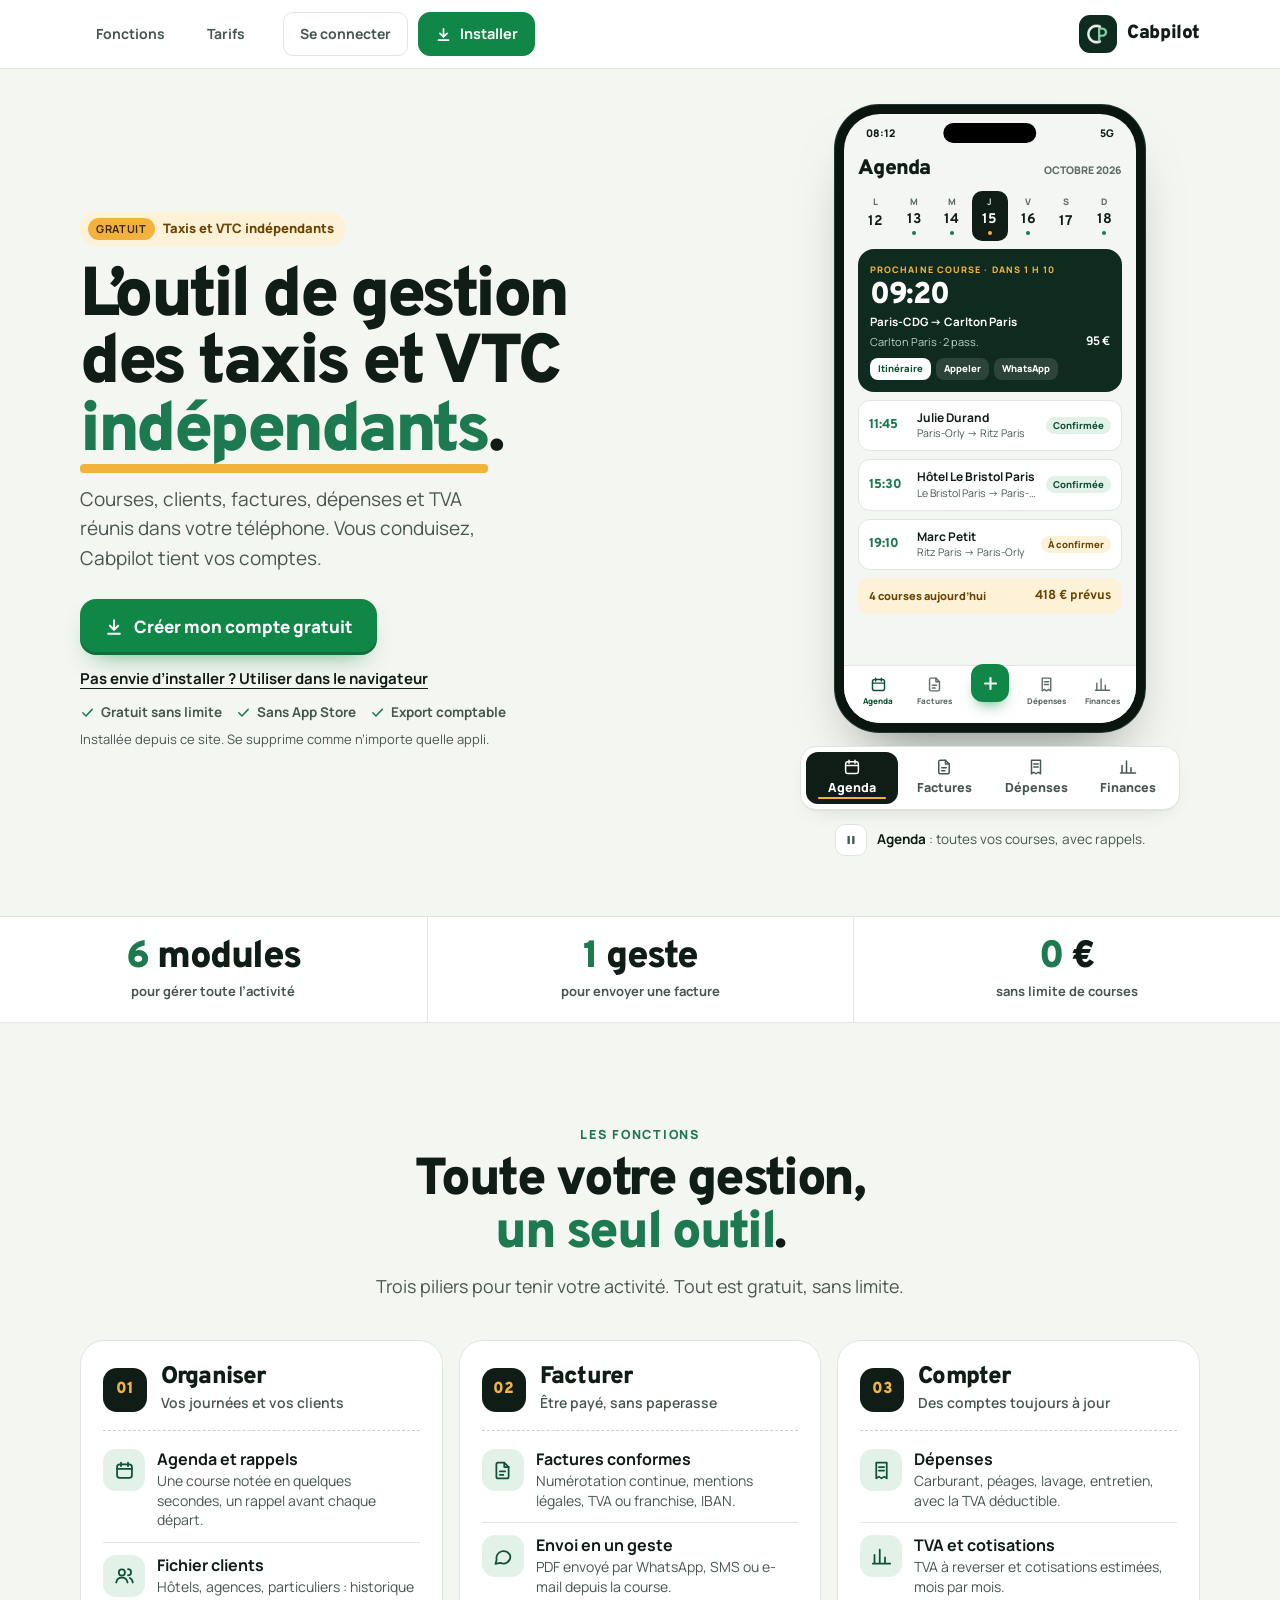
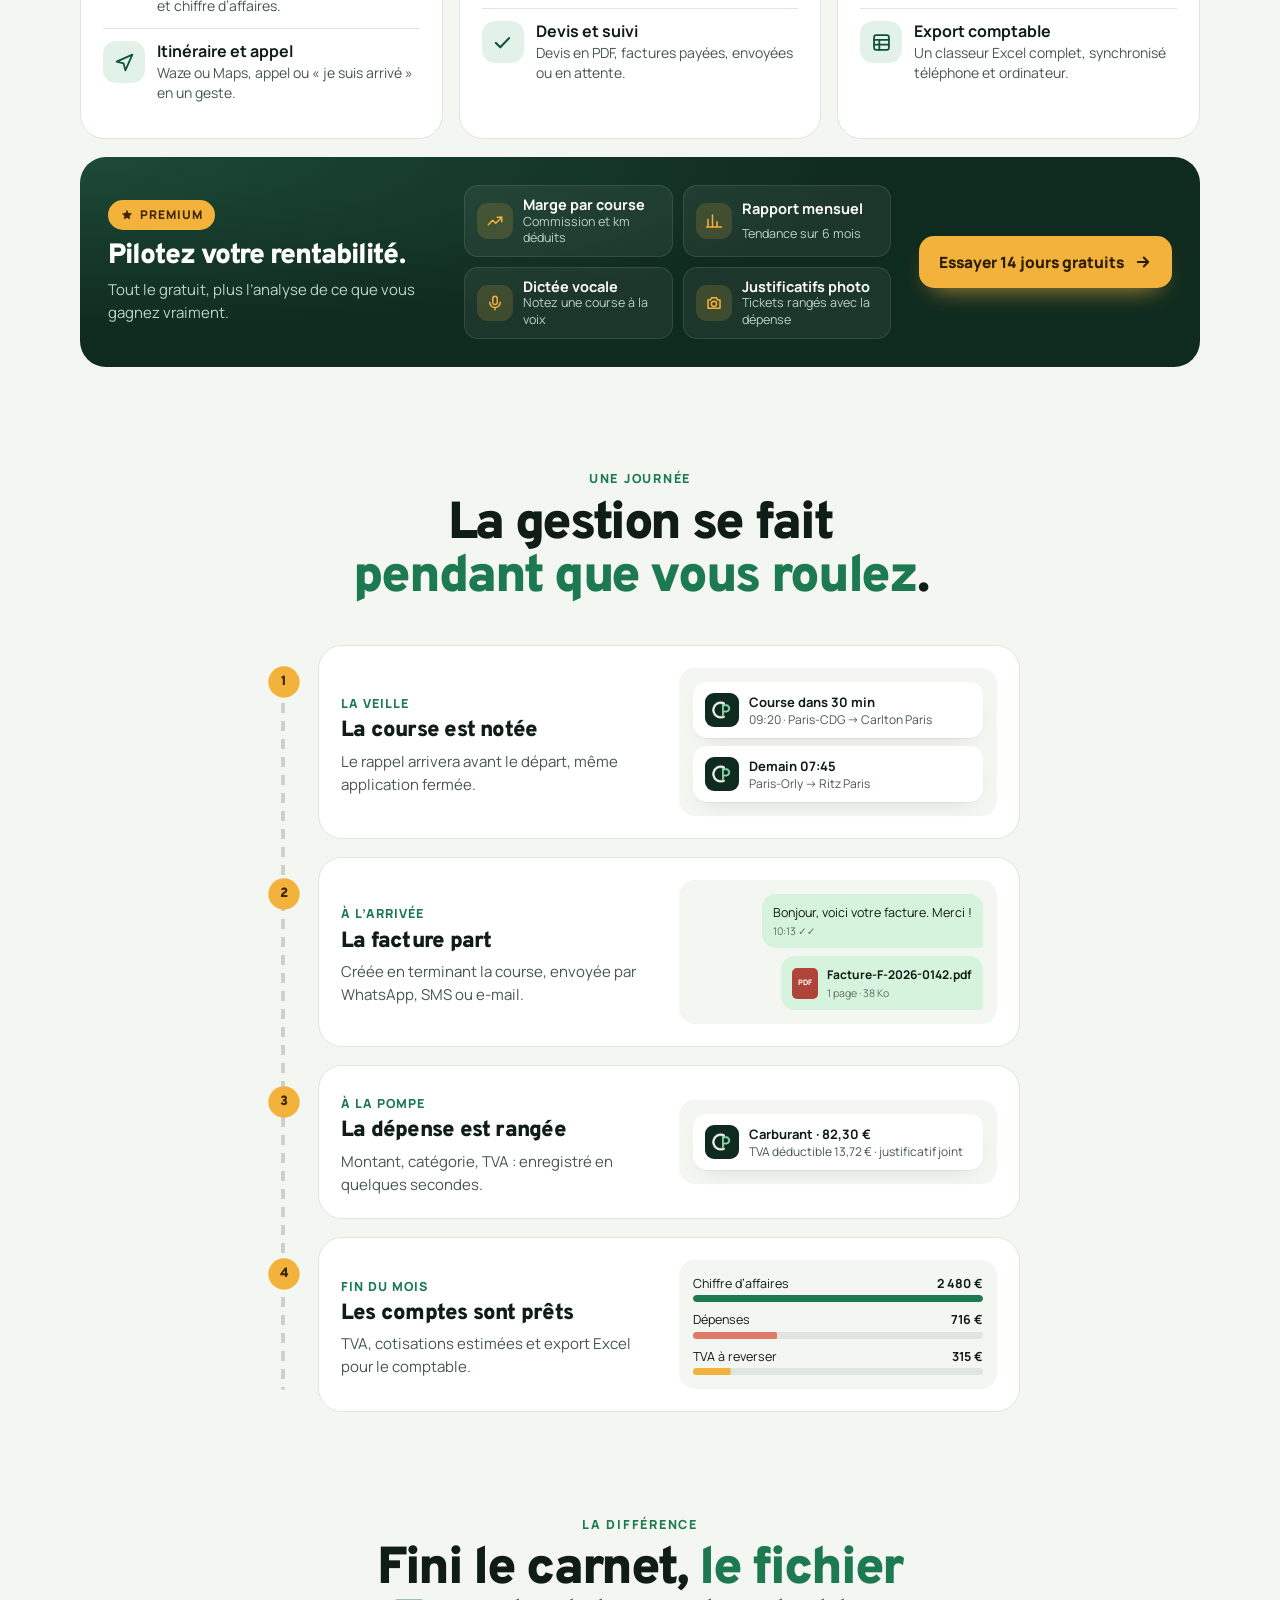
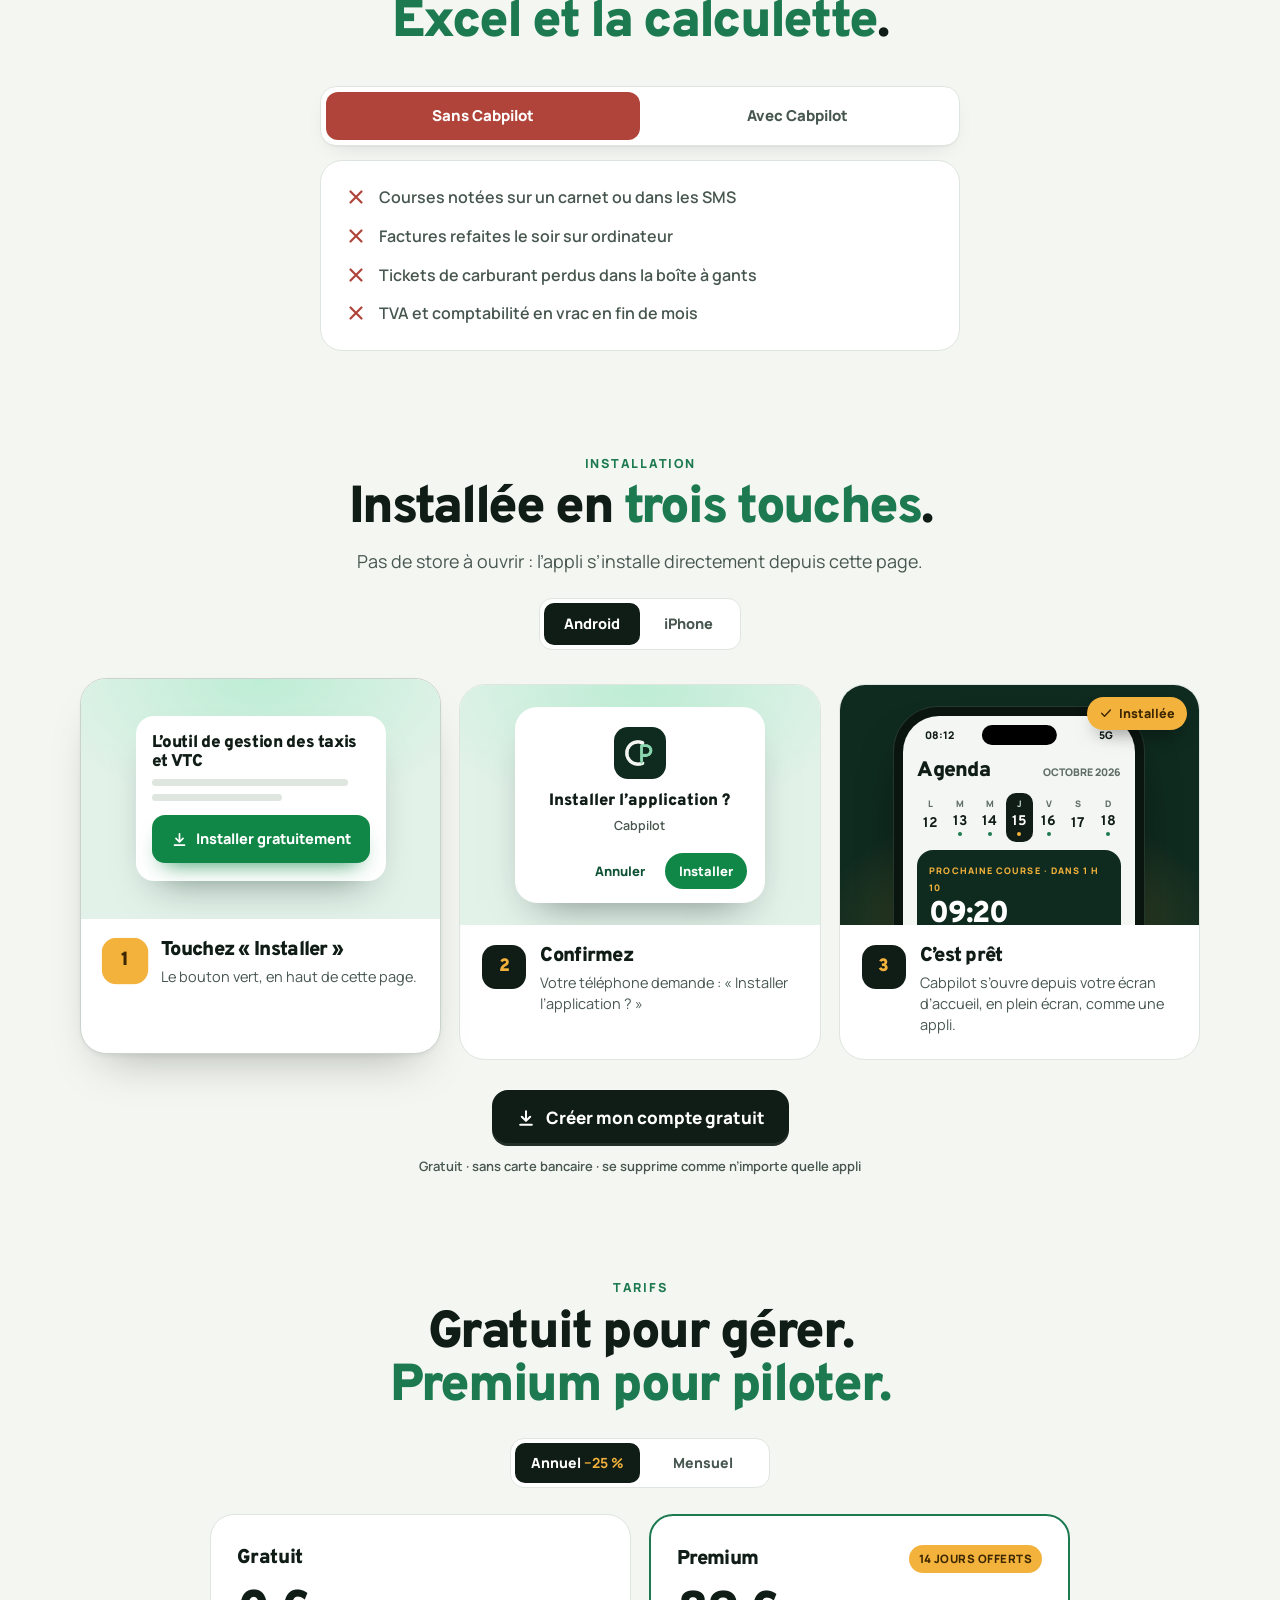
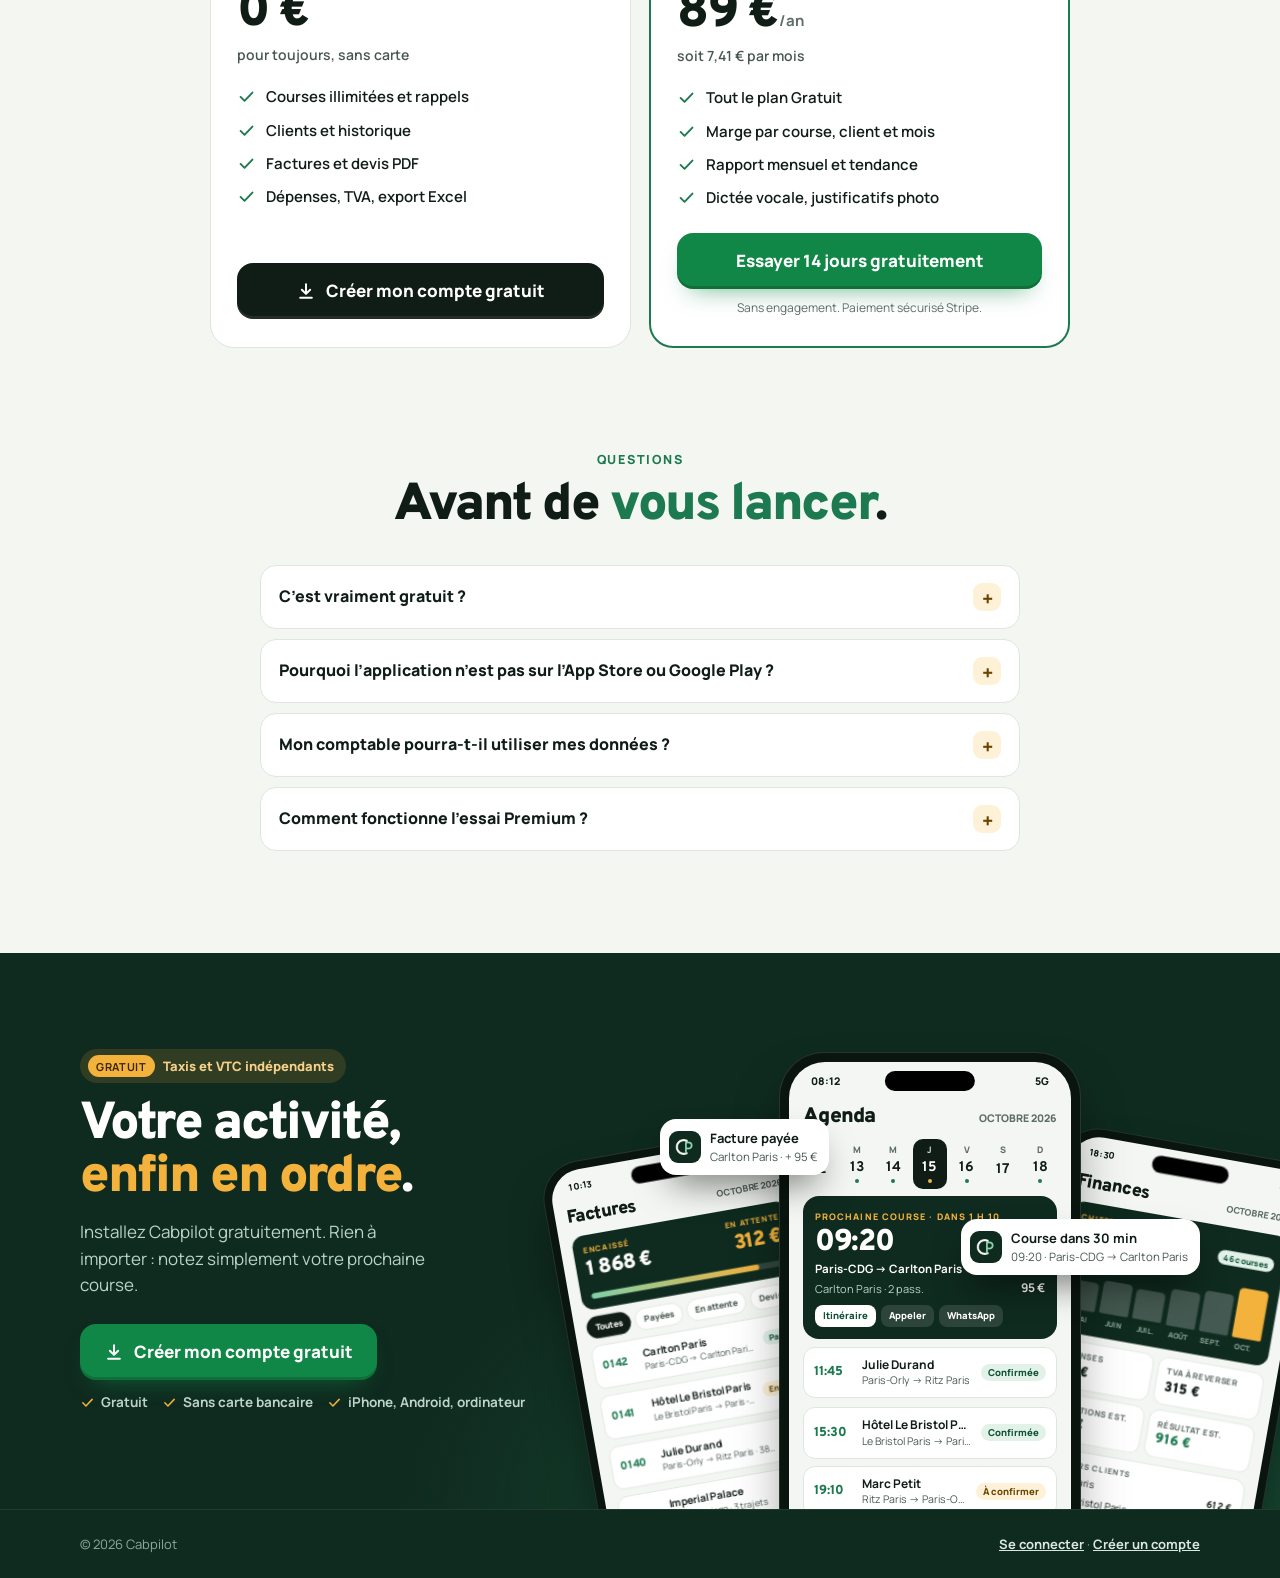
<file: landing.html>
<!doctype html>
<html lang="fr" data-theme="light">
<head>
<meta charset="utf-8">
<meta name="viewport" content="width=device-width,initial-scale=1,viewport-fit=cover">
<title>Logiciel de gestion taxi et VTC gratuit | Cabpilot</title>
<meta name="description" content="L’outil de gestion des taxis et VTC indépendants : courses, clients, factures, dépenses, TVA et export comptable dans votre téléphone. Gratuit, sans App Store.">
<meta name="theme-color" content="#f4f6f1">
<meta name="color-scheme" content="light">
<meta property="og:type" content="website">
<meta property="og:title" content="Cabpilot · L’outil de gestion des taxis et VTC indépendants">
<meta property="og:description" content="Courses, clients, factures, dépenses et TVA dans votre téléphone. Gratuit.">
<meta property="og:image" content="icon-512.png">
<link rel="icon" href="icon-192.png">
<link rel="apple-touch-icon" href="apple-touch-icon.jpg">
<link rel="manifest" href="manifest.json">
<link rel="preconnect" href="https://fonts.googleapis.com"><link rel="preconnect" href="https://fonts.gstatic.com" crossorigin>
<link rel="stylesheet" href="https://fonts.googleapis.com/css2?family=Manrope:wght@500;600;700;800&family=Overpass:wght@700;800;900&display=swap">
<script type="application/ld+json">
{"@context":"https://schema.org","@graph":[
 {"@type":"SoftwareApplication","name":"Cabpilot","applicationCategory":"BusinessApplication","operatingSystem":"iOS, Android, Windows, macOS (navigateur)","description":"Outil de gestion pour taxis et VTC indépendants : agenda des courses, clients, factures et devis PDF, dépenses et justificatifs, TVA, cotisations estimées et export comptable.","offers":{"@type":"Offer","price":"0","priceCurrency":"EUR"}},
 {"@type":"FAQPage","mainEntity":[
  {"@type":"Question","name":"C’est vraiment gratuit ?","acceptedAnswer":{"@type":"Answer","text":"Oui, sans limite de courses ni de factures, et sans carte bancaire. Premium est une option pour analyser votre marge."}},
  {"@type":"Question","name":"Pourquoi l’application n’est pas sur l’App Store ou Google Play ?","acceptedAnswer":{"@type":"Answer","text":"Cabpilot s’installe directement depuis le navigateur : plus rapide, toujours à jour, et le même compte fonctionne sur iPhone, Android et ordinateur."}},
  {"@type":"Question","name":"Mon comptable pourra-t-il utiliser mes données ?","acceptedAnswer":{"@type":"Answer","text":"Oui. Toute votre activité s’exporte dans un classeur Excel : courses, factures, dépenses et TVA."}},
  {"@type":"Question","name":"Comment fonctionne l’essai Premium ?","acceptedAnswer":{"@type":"Answer","text":"Tout est débloqué pendant l’essai et rien n’est prélevé si vous résiliez avant la fin, depuis l’application."}}
 ]}
]}
</script>
<script>(function(){if("IntersectionObserver" in window&&!matchMedia("(prefers-reduced-motion: reduce)").matches)document.documentElement.classList.add("rv-on")})();</script>
<style>
/* ═══════════════════════════════════════════════════════════════════
   Cabpilot — landing « Outil de gestion »
   Skills ECC : frontend-design-direction (le produit d’abord), motion-patterns
   (jetons de mouvement partagés, décalage 50–100 ms, apparitions une seule fois,
   entrée + sortie pour chaque changement d’écran, fenêtre accessible),
   frontend-a11y (contrastes AA, onglets clavier, pause de l’animation auto).
   ═══════════════════════════════════════════════════════════════════ */
:root{
  --bg:#f4f6f1; --surface:#ffffff; --ink:#101c16; --ink-2:#47574f; --ink-3:#5f6d66; --line:#dfe5df; --line-2:#c9d3cb;
  --g:#1d7a50; --g-ink:#0f5135; --g-soft:#e2f2e9; --cta:#118747; --cta-press:#0f5135;
  --amber:#f3b23c; --amber-soft:#fdf1d8; --amber-ink:#6b4500;
  --deep:#0f2a1f; --red:#b0443a;
  --f-d:"Overpass","Manrope",system-ui,sans-serif; --f-u:"Manrope",system-ui,-apple-system,"Segoe UI",Roboto,sans-serif;
  /* Jetons de mouvement (motion-foundations) : toutes les animations les réutilisent */
  --dur-fast:.18s; --dur-normal:.32s; --dur-slow:.6s;
  --ease-smooth:cubic-bezier(.2,.8,.2,1); --ease-spring:cubic-bezier(.34,1.56,.64,1); --ease-out:cubic-bezier(.16,1,.3,1);
  --stagger:80ms; --lift:18px;
  --s-1:0 1px 0 rgba(16,28,22,.04),0 8px 24px -14px rgba(16,28,22,.22);
  --s-2:0 2px 4px rgba(16,28,22,.05),0 24px 48px -24px rgba(16,28,22,.35);
  color-scheme:only light;
}
*,*::before,*::after{box-sizing:border-box}
html{-webkit-text-size-adjust:100%;scroll-behavior:smooth;scroll-padding-top:84px;scroll-padding-bottom:100px;background:var(--bg);interpolate-size:allow-keywords}
body{margin:0;font-family:var(--f-u);color:var(--ink);background:var(--bg);font-size:16px;line-height:1.55;-webkit-font-smoothing:antialiased;overflow-x:clip}
h1,h2,h3,p{margin:0}
h1,h2,h3{font-family:var(--f-d);letter-spacing:-.035em;text-wrap:balance}
a{color:inherit}
button{font:inherit;color:inherit;cursor:pointer;border:0;background:none;-webkit-tap-highlight-color:transparent}
img,svg{max-width:100%;flex:none}
:focus-visible{outline:3px solid var(--ink);outline-offset:3px;box-shadow:0 0 0 6px var(--surface);border-radius:10px}
.sr-only{position:absolute!important;width:1px;height:1px;overflow:hidden;clip:rect(0 0 0 0);white-space:nowrap}
.wrap{width:min(1120px,100% - 32px);margin-inline:auto}

/* Apparition au défilement : une seule fois, décalage par --i × --stagger */
.rv-on [data-rv]{opacity:0;transform:translateY(var(--lift));transition:opacity var(--dur-slow) var(--ease-smooth),transform var(--dur-slow) var(--ease-out);transition-delay:calc(var(--i,0) * var(--stagger))}
.rv-on [data-rv].in{opacity:1;transform:none}

/* Barre de progression de lecture */
.progress{position:fixed;top:0;left:0;right:0;height:3px;z-index:70;transform-origin:left;transform:scaleX(var(--p,0));background:linear-gradient(90deg,var(--g),var(--amber));pointer-events:none}

/* Boutons : retour tactile immédiat (pression), soulèvement seulement avec souris */
.cta{display:inline-flex;align-items:center;justify-content:center;gap:10px;min-height:56px;padding:0 24px;border-radius:16px;background:var(--cta);color:#fff;font-weight:800;font-size:17px;text-decoration:none;white-space:nowrap;box-shadow:inset 0 -3px 0 rgba(0,0,0,.18),0 12px 26px -14px rgba(17,135,71,.7);transition:background var(--dur-fast),transform var(--dur-fast) var(--ease-spring),box-shadow var(--dur-normal)}
.cta svg{width:20px;height:20px;transition:transform var(--dur-normal) var(--ease-spring)}
.cta:active{transform:scale(.97)}
@media (hover:hover){.cta:hover{background:var(--cta-press);transform:translateY(-2px)}.cta:hover svg{transform:translateY(2px)}}
.cta.ink{background:var(--ink);box-shadow:inset 0 -3px 0 rgba(255,255,255,.08)}
@media (hover:hover){.cta.ink:hover{background:#000}}
.note{display:flex;flex-wrap:wrap;gap:4px 14px;margin-top:12px;font-size:13.5px;font-weight:700;color:var(--ink-2)}
.note span{display:inline-flex;align-items:center;gap:6px}
.note svg{width:15px;height:15px;color:var(--g)}

/* En-tête */
.top{position:sticky;top:0;z-index:50;background:var(--bg);border-bottom:1px solid transparent;transition:border-color var(--dur-normal);padding-top:env(safe-area-inset-top,0px)}
.top.sc{border-color:var(--line)}
.top .wrap{display:flex;align-items:center;gap:12px;height:64px}
.brand{display:flex;align-items:center;gap:10px;margin-right:auto;text-decoration:none;font-family:var(--f-d);font-weight:900;font-size:18px;letter-spacing:-.02em}
.brand img{width:34px;height:34px;border-radius:9px}
.top nav{display:flex;gap:4px}
.top nav a{padding:8px 12px;border-radius:10px;text-decoration:none;font-weight:700;font-size:14.5px;color:var(--ink-2);transition:background var(--dur-fast),color var(--dur-fast)}
.top nav a:hover{background:var(--surface);color:var(--ink)}
.top .cta{min-height:42px;padding:0 16px;font-size:14.5px;border-radius:12px;box-shadow:none}
.top .cta svg{width:17px;height:17px}

/* ───────── Premier écran ───────── */
.hero{padding:36px 0 60px}
.hero-g{display:grid;grid-template-columns:minmax(0,1fr) minmax(0,420px);gap:56px;align-items:center}
.eyebrow{display:inline-flex;align-items:center;gap:8px;padding:6px 12px 6px 8px;border-radius:99px;background:var(--amber-soft);color:var(--amber-ink);font-weight:800;font-size:13px}
.eyebrow b{display:inline-grid;place-items:center;height:22px;padding:0 8px;border-radius:99px;background:var(--amber);color:#3d2700;font-size:11px;letter-spacing:.06em}
.hero h1{isolation:isolate;margin-top:18px;font-size:clamp(40px,5.4vw,70px);font-weight:900;line-height:.98;letter-spacing:-.05em}
.hero h1 mark{background:none;color:var(--g);position:relative;white-space:normal;overflow-wrap:anywhere}
.hero h1 mark::after{content:"";position:absolute;left:0;right:0;bottom:.04em;height:.14em;border-radius:4px;background:var(--amber);z-index:-1;transform-origin:left;transform:scaleX(var(--mk,1));transition:transform .9s var(--ease-out) .5s}
.rv-on .hero h1 mark::after{--mk:0}
.rv-on .hero.go h1 mark::after{--mk:1}
.hero .lead{margin-top:18px;max-width:36ch;font-size:clamp(17px,1.5vw,19px);color:var(--ink-2)}
.hero .actions{display:flex;flex-wrap:wrap;gap:12px 20px;align-items:center;margin-top:26px}
.hero .alt{font-weight:700;font-size:15px;text-underline-offset:4px}
.obj{margin-top:6px;font-size:13px;color:var(--ink-2)}
/* entrée du premier écran au chargement (décalée) */
@media (prefers-reduced-motion:no-preference){
  .hero [data-in]{animation:inUp var(--dur-slow) var(--ease-out) both;animation-delay:calc(var(--i,0) * var(--stagger) + 60ms)}
  .hero .tour{animation:inUp .9s var(--ease-out) .25s both}
}
@keyframes inUp{from{opacity:0;transform:translateY(var(--lift))}}

/* ── Visite guidée de l’application : onglets + écran qui change ── */
.tour{display:grid;gap:14px;justify-items:center}
.phone{position:relative;width:min(310px,100%);aspect-ratio:9/18.2;border-radius:44px;padding:9px;background:#0b1510;box-shadow:0 0 0 1px #24372d,0 36px 60px -30px rgba(16,28,22,.55)}
.ph{position:relative;height:100%;border-radius:36px;overflow:hidden;background:#f3f6f3;color:var(--ink);font-size:12px;line-height:1.4}
.ph-sb{display:flex;justify-content:space-between;padding:12px 22px 0;font-weight:800;font-size:10.5px;height:32px}
.ph-notch{position:absolute;top:9px;left:50%;translate:-50% 0;width:32%;height:20px;border-radius:12px;background:#000;z-index:3}
.scr{position:absolute;inset:32px 0 0;padding:8px 14px 14px;display:flex;flex-direction:column;gap:8px;opacity:0;transform:translateX(24px);transition:opacity var(--dur-normal) var(--ease-smooth),transform var(--dur-normal) var(--ease-smooth);pointer-events:none}
.scr[hidden]{display:none}
.scr.on{opacity:1;transform:none;pointer-events:auto}
.scr.out{opacity:0;transform:translateX(-24px)}
.scr>*{flex:none}
.s-h{display:flex;justify-content:space-between;align-items:baseline;gap:8px}
.s-h b{font-family:var(--f-d);font-size:21px;font-weight:900;letter-spacing:-.035em}
.s-h small{font-weight:800;font-size:10.5px;color:var(--ink-3)}
.s-card{background:var(--surface);border:1px solid var(--line);border-radius:14px;padding:10px 11px}
.s-row{display:flex;justify-content:space-between;align-items:center;gap:8px}
.s-next{border-radius:16px;padding:12px;background:var(--deep);color:#fff}
.s-next small{font-size:9px;font-weight:800;letter-spacing:.12em;color:var(--amber)}
.s-next .tm{font-family:var(--f-d);font-size:30px;font-weight:900;letter-spacing:-.045em;line-height:1;margin:4px 0 3px}
.s-next .rt{font-weight:700;font-size:11.5px}
.s-li{display:grid;grid-template-columns:40px minmax(0,1fr) auto;gap:8px;align-items:center;padding:9px 10px;border-radius:12px;background:var(--surface);border:1px solid var(--line)}
.s-li .t{font-family:var(--f-d);font-weight:800;font-size:13px;color:var(--g)}
.s-li span{min-width:0}.s-li span b,.s-li span small{display:block;white-space:nowrap;overflow:hidden;text-overflow:ellipsis}
.s-li span b{font-size:12px}.s-li span small{font-size:10.5px;color:var(--ink-2)}
.s-li>b{font-size:12px}
.chip{display:inline-block;font-size:9.5px;font-weight:800;padding:2px 7px;border-radius:99px;background:var(--g-soft);color:var(--g-ink)}
.chip.w{background:var(--amber-soft);color:var(--amber-ink)}
.s-tot{display:flex;justify-content:space-between;align-items:center;padding:12px;border-radius:14px;background:var(--deep);color:#fff}
.s-tot small{display:block;font-size:9px;font-weight:800;letter-spacing:.12em;color:var(--amber)}
.s-tot b{font-family:var(--f-d);font-size:24px;font-weight:900;letter-spacing:-.04em}
.s-btn{display:flex;align-items:center;justify-content:center;gap:7px;height:40px;border-radius:12px;background:var(--cta);color:#fff;font-weight:800;font-size:12px;margin-top:auto}
.s-btn svg{width:15px;height:15px}
.s-bars{display:flex;align-items:flex-end;gap:5px;height:58px;margin-top:8px}
.s-bars i{flex:1;border-radius:5px 5px 2px 2px;background:rgba(255,255,255,.22);transform-origin:bottom}
.s-bars i:last-child{background:var(--amber)}
.scr.on .s-bars i{animation:grow var(--dur-slow) var(--ease-out) both;animation-delay:calc(var(--n,0) * 50ms)}
@keyframes grow{from{transform:scaleY(.1)}}
.scr.on .s-li,.scr.on .s-card,.scr.on .s-tot,.scr.on .s-next,.scr.on .wk,.scr.on .flt,.scr.on .fin,.scr.on .s-sum{animation:inUp var(--dur-normal) var(--ease-out) both;animation-delay:calc(var(--n,0) * 60ms)}
.fin{display:grid;grid-template-columns:repeat(2,minmax(0,1fr));gap:6px}
.fin div{padding:9px 10px;border-radius:12px;background:var(--surface);border:1px solid var(--line)}
.fin small{display:block;font-size:9.5px;font-weight:800;color:var(--ink-3);letter-spacing:.06em}
.fin b{font-family:var(--f-d);font-size:16px;font-weight:900}
.scr{padding-bottom:66px}
.wk{display:grid;grid-template-columns:repeat(7,1fr);gap:3px;text-align:center}
.wk span{display:grid;justify-items:center;gap:1px;padding:5px 0 6px;border-radius:10px;font-size:9px;font-weight:800;color:var(--ink-3)}
.wk b{font-family:var(--f-d);font-size:14px;color:var(--ink)}
.wk i{width:4px;height:4px;border-radius:50%;background:var(--g)}
.wk .on{background:var(--ink);color:#bcd3c6}.wk .on b{color:#fff}.wk .on i{background:var(--amber)}
.s-pills{display:flex;gap:5px;margin-top:8px}
.s-pills span{padding:4px 8px;border-radius:8px;background:rgba(255,255,255,.12);font-size:9.5px;font-weight:800}
.s-pills .w{background:#fff;color:var(--g-ink)}
.s-sum{display:flex;justify-content:space-between;align-items:center;padding:9px 11px;border-radius:12px;background:var(--amber-soft);color:var(--amber-ink);font-size:11px;font-weight:800}
.s-sum b{font-family:var(--f-d);font-size:13px}
.s-tot.col{display:block}
.s-tot .am{color:var(--amber)}
.prog{height:7px;margin-top:9px;border-radius:6px;background:rgba(255,255,255,.14);overflow:hidden}
.prog i{display:block;height:100%;border-radius:6px;background:linear-gradient(90deg,#7fd1a8,var(--amber));transform-origin:left}
.scr.on .prog i,.scr.on .stk i{animation:grow-x var(--dur-slow) var(--ease-out) .15s both}
@keyframes grow-x{from{transform:scaleX(0)}}
.flt{display:flex;gap:5px}
.flt span{padding:5px 9px;border-radius:99px;background:var(--surface);border:1px solid var(--line);font-size:10px;font-weight:800;color:var(--ink-2)}
.flt .on{background:var(--ink);border-color:var(--ink);color:#fff}
.chip.b{background:#e6efff;color:#2c4f8f}
.stk{display:flex;gap:3px;height:9px;margin-top:10px}
.stk i{width:var(--w);border-radius:4px;background:var(--c);transform-origin:left}
.lg{display:flex;flex-wrap:wrap;gap:3px 10px;margin-top:7px;font-size:9.5px;font-weight:700;color:#bcd3c6}
.lg span{display:inline-flex;align-items:center;gap:4px}.lg span::before{content:"";width:7px;height:7px;border-radius:2px;background:var(--c)}
.s-li .t.ic{width:32px;height:32px;border-radius:10px;display:grid;place-items:center;background:var(--c);color:var(--k)}
.s-li .t.ic svg{width:17px;height:17px}
.mo{display:flex;justify-content:space-between;margin-top:5px;font-size:8.5px;font-weight:800;color:#8fa99b}
.mo span{flex:1;text-align:center}
.fin .gr{color:var(--g)}
.s-card.top{display:grid;gap:5px;font-size:11.5px}.s-card.top .k{font-size:9px;font-weight:800;letter-spacing:.12em;color:var(--ink-3)}.s-card.top b{font-family:var(--f-d)}
.s-tab{position:absolute;left:0;right:0;bottom:0;height:58px;display:grid;grid-template-columns:repeat(5,1fr);align-items:center;padding:0 6px 6px;background:rgba(255,255,255,.96);border-top:1px solid var(--line)}
.s-tab span{display:grid;justify-items:center;gap:2px;font-size:8px;font-weight:800;color:var(--ink-3)}
.s-tab svg{width:17px;height:17px}
.s-tab .on{color:var(--g-ink)}
.s-tab .f{width:38px;height:38px;border-radius:12px;background:var(--cta);color:#fff;place-items:center;justify-self:center;transform:translateY(-8px);box-shadow:0 8px 16px -8px rgba(17,135,71,.9)}
.s-tab .f svg{width:19px;height:19px}
/* Onglets de la visite */
.tabs{position:relative;display:grid;grid-template-columns:repeat(4,minmax(0,1fr));width:min(380px,100%);padding:5px;border-radius:16px;background:var(--surface);border:1px solid var(--line);box-shadow:var(--s-1)}
.tabs .thumb{position:absolute;top:5px;bottom:5px;left:5px;width:calc((100% - 10px) / 4);border-radius:12px;background:var(--ink);transform:translateX(calc(var(--t,0) * 100%));transition:transform var(--dur-normal) var(--ease-spring)}
.tab{position:relative;z-index:1;min-height:52px;border-radius:12px;display:grid;justify-items:center;align-content:center;gap:2px;font-weight:800;font-size:12.5px;color:var(--ink-2);transition:color var(--dur-fast)}
.tab svg{width:18px;height:18px}
.tab[aria-selected="true"]{color:#fff}
.tab .bar{position:absolute;left:12px;right:12px;bottom:5px;height:2px;border-radius:2px;background:rgba(255,255,255,.25);overflow:hidden;opacity:0}
.tab .bar i{display:block;height:100%;background:var(--amber);transform-origin:left;transform:scaleX(0)}
.tour.auto .tab[aria-selected="true"] .bar{opacity:1}
.tour.auto .tab[aria-selected="true"] .bar i{animation:fill 4.5s linear forwards}
.tour.paused .tab .bar i{animation-play-state:paused}
@keyframes fill{to{transform:scaleX(1)}}
.tour-cap{display:flex;align-items:center;gap:10px;font-size:13.5px;color:var(--ink-2);min-height:32px;max-width:380px}
.tour-cap b{color:var(--ink)}
.pause{width:32px;height:32px;border-radius:10px;display:grid;place-items:center;background:var(--surface);border:1px solid var(--line);flex:none}
.pause svg{width:14px;height:14px}

/* ───────── Bandeau ───────── */
.facts{display:grid;grid-template-columns:repeat(3,minmax(0,1fr));border-block:1px solid var(--line);background:var(--surface)}
.facts div{padding:22px 16px;text-align:center}
.facts div+div{border-left:1px solid var(--line)}
.facts b{display:block;font-family:var(--f-d);font-size:clamp(26px,3.6vw,38px);font-weight:900;letter-spacing:-.04em;line-height:1}
.facts b em{font-style:normal;color:var(--g)}
.facts small{display:block;margin-top:6px;font-size:13px;font-weight:700;color:var(--ink-2);line-height:1.3}

/* ───────── Sections ───────── */
.sec{padding-block:clamp(64px,8vw,110px)}
.kick{font-size:12.5px;font-weight:800;letter-spacing:.14em;text-transform:uppercase;color:var(--g)}
.h2{margin-top:10px;font-size:clamp(32px,4.4vw,52px);font-weight:900;line-height:1.02;letter-spacing:-.045em;max-width:20ch}
.h2 em{font-style:normal;color:var(--g)}
.sub{margin-top:12px;color:var(--ink-2);font-size:clamp(16px,1.4vw,18px);max-width:52ch}
.c{text-align:center}.c .h2,.c .sub{margin-inline:auto}

/* Fonctions : trois piliers + bandeau Premium */
.pillars{display:grid;grid-template-columns:repeat(3,minmax(0,1fr));gap:16px;margin-top:40px}
.pillar{padding:24px 22px;border-radius:24px;background:var(--surface);border:1px solid var(--line);transition:transform var(--dur-normal) var(--ease-spring),box-shadow var(--dur-normal),border-color var(--dur-normal)}
@media (hover:hover){.pillar:hover{transform:translateY(-4px);box-shadow:var(--s-2);border-color:var(--line-2)}.pillar:hover .fi{transform:rotate(-6deg) scale(1.06)}}
.pillar header{display:flex;align-items:center;gap:14px;padding-bottom:16px;margin-bottom:6px;border-bottom:1px dashed var(--line-2)}
.pn{display:grid;place-items:center;width:44px;height:44px;border-radius:14px;background:var(--ink);color:var(--amber);font-family:var(--f-d);font-weight:900;font-size:16px;flex:none}
.pillar h3{font-size:24px;font-weight:900;line-height:1}
.pillar header p{margin-top:3px;color:var(--ink-2);font-size:14px;font-weight:600}
.pillar ul{list-style:none;margin:0;padding:0;display:grid}
.pillar li{display:grid;grid-template-columns:42px minmax(0,1fr);gap:12px;align-items:start;padding:12px 0}
.pillar li+li{border-top:1px solid var(--line)}
.pillar .fi{width:42px;height:42px;border-radius:13px;display:grid;place-items:center;background:var(--g-soft);color:var(--g-ink);transition:transform var(--dur-normal) var(--ease-spring)}
.pillar .fi svg{width:21px;height:21px}
.pillar li b{display:block;font-size:16px;line-height:1.25}
.pillar li small{display:block;margin-top:2px;color:var(--ink-2);font-size:14px;line-height:1.4}
.prem-band{position:relative;display:grid;grid-template-columns:minmax(0,1fr) minmax(0,1.3fr) auto;gap:28px;align-items:center;margin-top:18px;padding:28px;border-radius:26px;background:radial-gradient(120% 140% at 0% 0%,#1d4a36,var(--deep) 60%);color:#fff;text-decoration:none;overflow:hidden;isolation:isolate;transition:transform var(--dur-normal) var(--ease-spring),box-shadow var(--dur-normal)}
.prem-band::before{content:"";position:absolute;inset:0;z-index:-1;background:linear-gradient(105deg,transparent 35%,rgba(243,178,60,.16) 50%,transparent 65%);transform:translateX(-100%)}
.rv-on .prem-band.in::before{animation:sweep 1.6s var(--ease-smooth) .5s both}
@keyframes sweep{to{transform:translateX(100%)}}
@media (hover:hover){.prem-band:hover{transform:translateY(-3px);box-shadow:0 30px 60px -30px rgba(15,42,31,.8)}.prem-band:hover .pb-cta svg{transform:translateX(4px)}}
.prem-band:active{transform:scale(.99)}
.pb-badge{display:inline-flex;align-items:center;gap:6px;padding:6px 12px;border-radius:99px;background:var(--amber);color:#3d2700;font-weight:900;font-size:12px;letter-spacing:.08em}
.pb-badge svg{width:14px;height:14px}
.pb-head h3{margin-top:12px;font-size:28px;font-weight:900;line-height:1.05}
.pb-head p{margin-top:6px;color:#bcd3c6;font-size:15px}
.pb-list{list-style:none;margin:0;padding:0;display:grid;grid-template-columns:repeat(2,minmax(0,1fr));gap:10px}
.pb-list li{display:grid;grid-template-columns:36px minmax(0,1fr);column-gap:10px;align-items:center;padding:10px 12px;border-radius:14px;background:rgba(255,255,255,.06);border:1px solid rgba(255,255,255,.1)}
.pb-list li span{grid-row:1/3;width:36px;height:36px;border-radius:11px;display:grid;place-items:center;background:rgba(243,178,60,.16);color:var(--amber)}
.pb-list li span svg{width:18px;height:18px}
.pb-list b{font-size:14.5px;line-height:1.2}
.pb-list small{color:#bcd3c6;font-size:12.5px;line-height:1.3}
.pb-cta{display:inline-flex;align-items:center;gap:10px;min-height:52px;padding:0 20px;border-radius:15px;background:var(--amber);color:#2b1c00;font-weight:900;font-size:15.5px;white-space:nowrap;box-shadow:0 12px 26px -14px rgba(243,178,60,.9)}
.pb-cta svg{width:18px;height:18px;transition:transform var(--dur-normal) var(--ease-spring)}

/* Journée : ligne de route qui se remplit au défilement */
.day{position:relative;display:grid;gap:18px;margin-top:40px;max-width:760px;margin-inline:auto;padding-left:58px;--fill:0}
.day::before,.day::after{content:"";position:absolute;left:21px;top:22px;bottom:22px;width:4px;border-radius:4px}
.day::before{background:repeating-linear-gradient(180deg,var(--line-2) 0 10px,transparent 10px 18px)}
.day::after{background:linear-gradient(var(--g),var(--amber));transform-origin:top;transform:scaleY(var(--fill))}
.step{position:relative;display:grid;grid-template-columns:minmax(0,1fr) minmax(0,1fr);gap:20px;align-items:center;padding:22px;border-radius:24px;background:var(--surface);border:1px solid var(--line)}
.step .dot{position:absolute;left:-49px;top:22px;width:28px;height:28px;border-radius:50%;display:grid;place-items:center;background:var(--bg);border:3px solid var(--line-2);font-family:var(--f-d);font-weight:900;font-size:12px;color:var(--ink-3);transition:background var(--dur-normal),border-color var(--dur-normal),color var(--dur-normal),transform var(--dur-normal) var(--ease-spring)}
.step.lit .dot{background:var(--amber);border-color:var(--amber);color:#3d2700;transform:scale(1.12)}
.step .when{font-size:12.5px;font-weight:800;letter-spacing:.08em;color:var(--g);text-transform:uppercase}
.step h3{margin-top:6px;font-size:22px;font-weight:900;line-height:1.1}
.step p{margin-top:6px;color:var(--ink-2);font-size:15px}
.ui{padding:14px;border-radius:16px;background:var(--bg);display:grid;gap:8px}
.notif{display:grid;grid-template-columns:34px minmax(0,1fr);gap:10px;align-items:center;padding:10px 12px;border-radius:14px;background:var(--surface);box-shadow:var(--s-1)}
.notif img{width:34px;height:34px;border-radius:9px}
.notif b{display:block;font-size:13px}.notif small{display:block;color:var(--ink-2);font-size:12px;line-height:1.35}
.bub{justify-self:end;max-width:92%;padding:9px 11px;border-radius:14px 14px 4px 14px;background:#d6f4dd;font-size:12.5px}
.bub.f{display:grid;grid-template-columns:26px minmax(0,1fr);gap:9px;align-items:center}
.bub .pdf{width:26px;height:31px;border-radius:5px;background:var(--red);color:#fff;display:grid;place-items:center;font-size:7.5px;font-weight:800}
.bub small{display:block;color:var(--ink-3);font-size:10.5px}
.rv-on .step .ui>*{opacity:0;transform:translateY(10px) scale(.98);transition:opacity var(--dur-normal) var(--ease-smooth),transform var(--dur-normal) var(--ease-spring)}
.rv-on .step.lit .ui>*{opacity:1;transform:none}
.rv-on .step.lit .ui>*:nth-child(2){transition-delay:var(--stagger)}
.rv-on .step.lit .ui>*:nth-child(3){transition-delay:calc(var(--stagger) * 2)}
.ui.mini>div{display:grid;grid-template-columns:1fr auto;gap:2px 8px;font-size:12.5px}
.ui.mini i{grid-column:1/-1;height:7px;border-radius:5px;background:var(--line);overflow:hidden}
.ui.mini i b{display:block;height:100%;border-radius:5px;background:var(--g);transform-origin:left;transform:scaleX(var(--w));transition:transform var(--dur-slow) var(--ease-out) .2s}
.rv-on .step:not(.lit) .ui.mini i b{transform:scaleX(0)}
.ui.mini .n i b{background:#e07b6c}.ui.mini .r i b{background:var(--amber)}

/* Avant / avec Cabpilot : un interrupteur */
.vs-wrap{max-width:640px;margin:36px auto 0}
.switch{position:relative;display:grid;grid-template-columns:1fr 1fr;padding:5px;border-radius:16px;background:var(--surface);border:1px solid var(--line);box-shadow:var(--s-1)}
.switch .thumb{position:absolute;top:5px;bottom:5px;left:5px;width:calc(50% - 5px);border-radius:12px;background:var(--red);transform:translateX(0);transition:transform var(--dur-normal) var(--ease-spring),background var(--dur-normal)}
.switch[data-v="avec"] .thumb{transform:translateX(100%);background:var(--g-ink)}
.switch button{position:relative;z-index:1;min-height:48px;border-radius:12px;font-weight:800;font-size:15px;color:var(--ink-2);transition:color var(--dur-fast)}
.switch button[aria-pressed="true"]{color:#fff}
.vs-card{margin-top:14px;display:grid}
.vs-p{grid-area:1/1;padding:24px;border-radius:22px;border:1px solid var(--line);background:var(--surface);transition:opacity var(--dur-normal) var(--ease-smooth),transform var(--dur-normal) var(--ease-smooth),visibility 0s;text-align:left}
.vs-p.yes{background:var(--deep);color:#fff;border-color:var(--deep)}
.vs-p[hidden]{display:block;visibility:hidden;opacity:0;transform:translateY(8px) scale(.98);transition:opacity var(--dur-normal),transform var(--dur-normal),visibility 0s var(--dur-normal)}
.vs-p ul{list-style:none;padding:0;margin:0;display:grid;gap:14px;font-size:16px;font-weight:600}
.vs-p li{display:flex;gap:12px;align-items:flex-start}
.vs-p li svg{width:22px;height:22px;margin-top:1px;color:var(--red);flex:none}
.vs-p.yes li svg{color:var(--amber)}
.vs-p.no li{color:var(--ink-2)}

/* Installation : trois cartes, une par touche */
.os{position:relative;display:inline-grid;grid-template-columns:1fr 1fr;padding:4px;border-radius:13px;background:var(--surface);border:1px solid var(--line);margin-top:22px}
.os .thumb{position:absolute;top:4px;bottom:4px;left:4px;width:calc(50% - 4px);border-radius:10px;background:var(--ink);transform:translateX(calc(var(--o,0) * 100%));transition:transform var(--dur-normal) var(--ease-spring)}
.os button{position:relative;z-index:1;min-height:42px;padding:0 20px;border-radius:10px;font-weight:800;font-size:14.5px;color:var(--ink-2);transition:color var(--dur-fast)}
.os button[aria-pressed="true"]{color:#fff}
.how{list-style:none;padding:0;margin:18px 0 0;display:grid;gap:12px;counter-reset:h}
.how li{display:flex;gap:14px;align-items:center;font-weight:700;font-size:16px}
.how li::before{counter-increment:h;content:counter(h);width:34px;height:34px;border-radius:11px;display:grid;place-items:center;background:var(--g-soft);color:var(--g-ink);font-family:var(--f-d);font-weight:900;flex:none}
.how kbd{display:inline-grid;place-items:center;min-width:26px;height:26px;padding:0 6px;border-radius:8px;background:var(--bg);border:1px solid var(--line);font:inherit;font-size:14px;vertical-align:middle}
.st-grid{list-style:none;margin:34px 0 0;padding:0;display:grid;grid-template-columns:repeat(3,minmax(0,1fr));gap:18px}
.st-grid[data-os="ios"] .v-and,.st-grid:not([data-os="ios"]) .v-ios{display:none}
.st{display:flex;flex-direction:column;border-radius:26px;background:var(--surface);border:1px solid var(--line);overflow:hidden;transition:transform var(--dur-normal) var(--ease-spring),box-shadow var(--dur-normal),border-color var(--dur-normal)}
.rv-on .st[data-rv].in.cur,.st.cur{transform:translateY(-6px);box-shadow:var(--s-2);border-color:var(--line-2)}
.st-vis{position:relative;height:240px;display:grid;place-items:center;padding:18px;overflow:hidden;background:radial-gradient(90% 80% at 50% 0%,rgba(61,220,143,.22),transparent 70%),var(--g-soft)}
.st-vis.dk{background:radial-gradient(80% 70% at 50% 100%,rgba(243,178,60,.28),transparent 70%),var(--deep);place-items:start center;padding:0}
.st-txt{display:grid;grid-template-columns:44px minmax(0,1fr);column-gap:14px;row-gap:4px;padding:20px 22px 24px}
.st-n{grid-row:1/3;width:44px;height:44px;border-radius:14px;display:grid;place-items:center;background:var(--ink);color:var(--amber);font-family:var(--f-d);font-weight:900;font-size:18px;transition:background var(--dur-normal),color var(--dur-normal),transform var(--dur-normal) var(--ease-spring)}
.st.cur .st-n{background:var(--amber);color:#3d2700;transform:scale(1.06)}
.st h3{font-size:20px;font-weight:900;line-height:1.15;align-self:end}
.st p{color:var(--ink-2);font-size:14.5px;line-height:1.45}
/* Visuels des cartes */
.mini-pg,.mini-sf{width:min(250px,100%);padding:18px 16px;border-radius:18px;background:#fff;box-shadow:0 20px 40px -22px rgba(16,28,22,.5);display:grid;gap:8px}
.mp-h{font-family:var(--f-d);font-weight:900;font-size:17px;line-height:1.1;letter-spacing:-.02em}
.mp-l{height:7px;border-radius:5px;background:var(--line);width:90%}.mp-l.s{width:60%}
.mp-btn{position:relative;margin-top:6px;display:flex;align-items:center;justify-content:center;gap:8px;height:48px;border-radius:13px;background:var(--cta);color:#fff;font-weight:800;font-size:14.5px;box-shadow:0 12px 22px -12px rgba(17,135,71,.9)}
.mp-btn svg{width:17px;height:17px}
.mini-sf{padding:0;overflow:hidden;gap:8px}
.sf-url{display:flex;align-items:center;justify-content:center;gap:6px;margin:12px 12px 6px;height:34px;border-radius:10px;background:var(--bg);font-weight:700;font-size:13px;color:var(--ink-2)}
.sf-url svg{width:13px;height:13px}
.mini-sf .mp-l{margin-left:16px}
.sf-bar{display:flex;justify-content:space-around;align-items:center;height:52px;margin-top:10px;border-top:1px solid var(--line);color:#2b6fd6}
.sf-bar svg{width:19px;height:19px}
.sf-share{position:relative;display:grid;place-items:center;width:40px;height:38px;border-radius:11px;background:#e6efff}
.mini-dlg{width:min(250px,100%);padding:20px 18px 14px;border-radius:22px;background:#fff;text-align:center;display:grid;justify-items:center;gap:3px;box-shadow:0 20px 40px -22px rgba(16,28,22,.55)}
.mini-dlg img{width:52px;height:52px;border-radius:14px;margin-bottom:6px}
.mini-dlg b{font-family:var(--f-d);font-size:16.5px;font-weight:900}
.mini-dlg small{color:var(--ink-2);font-size:12.5px;font-weight:600}
.dl-b{display:flex;justify-content:flex-end;gap:6px;width:100%;margin-top:14px}
.dl-b span{position:relative;padding:8px 14px;border-radius:99px;font-weight:800;font-size:13px;color:var(--g-ink)}
.dl-b .go{background:var(--cta);color:#fff}
.mini-sh{width:min(250px,100%);padding:7px;border-radius:18px;background:#f2f2f6;display:grid;gap:5px;box-shadow:0 20px 40px -22px rgba(16,28,22,.55)}
.mini-sh .row{position:relative;display:flex;justify-content:space-between;align-items:center;padding:12px 13px;border-radius:12px;background:#fff;font-weight:700;font-size:13.5px}
.mini-sh .row svg{width:18px;height:18px;color:var(--ink-2)}
.mini-sh .row.go{box-shadow:0 0 0 2.5px var(--amber)}
.st-phone{width:250px;margin-top:22px}
.st-phone .phone{width:100%;box-shadow:0 0 0 1px #24372d,0 30px 50px -20px rgba(0,0,0,.7)}
.st-phone .scr{opacity:1;transform:none}
.st-ok{position:absolute;right:12px;top:12px;z-index:4;display:inline-flex;align-items:center;gap:6px;padding:7px 12px;border-radius:99px;background:var(--amber);color:#3d2700;font-weight:900;font-size:12.5px;box-shadow:0 10px 20px -10px rgba(0,0,0,.6)}
.st-ok svg{width:14px;height:14px}
/* Le doigt qui touche, rejoué quand la carte devient active */
.tap{position:absolute;left:50%;top:50%;width:42px;height:42px;margin:-21px 0 0 -21px;border-radius:50%;background:rgba(255,255,255,.5);box-shadow:0 0 0 2px rgba(255,255,255,.9);opacity:0;pointer-events:none}
.mini-sh .tap,.sf-share .tap{background:rgba(16,28,22,.15);box-shadow:0 0 0 2px rgba(16,28,22,.35)}
.st.cur .tap{animation:tap 1.3s var(--ease-out) .5s both}
.st.cur .hit{animation:pressHit 1.3s var(--ease-out) .5s both}
@keyframes tap{0%{opacity:0;transform:scale(1.7)}35%{opacity:1;transform:scale(.8)}55%{opacity:1;transform:scale(.7)}100%{opacity:0;transform:scale(1.9)}}
@keyframes pressHit{35%,55%{transform:scale(.95)}}
.st.cur .st-ok{animation:pop2 .6s var(--ease-spring) .2s both}
@keyframes pop2{from{opacity:0;transform:scale(.6)}}
.st-dots{display:none}
.inst-cta{display:flex;flex-direction:column;align-items:center;gap:10px;margin-top:30px;text-align:center}
.inst-cta small{color:var(--ink-2);font-size:13px;font-weight:600}

/* Tarifs */
.bill{position:relative;display:inline-grid;grid-template-columns:1fr 1fr;padding:4px;border-radius:14px;background:var(--surface);border:1px solid var(--line);margin-top:24px}
.bill[hidden]{display:none}
.bill .thumb{position:absolute;top:4px;bottom:4px;left:4px;width:calc(50% - 4px);border-radius:10px;background:var(--ink);transform:translateX(calc(var(--b,0) * 100%));transition:transform var(--dur-normal) var(--ease-spring)}
.bill button{position:relative;z-index:1;min-height:40px;padding:0 16px;border-radius:10px;font-weight:800;font-size:14px;color:var(--ink-2);transition:color var(--dur-fast)}
.bill button[aria-pressed="true"]{color:#fff}
.bill b{color:var(--g)}.bill button[aria-pressed="true"] b{color:var(--amber)}
.plans{display:grid;grid-template-columns:repeat(2,minmax(0,1fr));gap:18px;margin:26px auto 0;max-width:860px;text-align:left}
.plan{display:flex;flex-direction:column;padding:28px 26px;border-radius:24px;background:var(--surface);border:1px solid var(--line)}
.plan.pr{border:2px solid var(--g)}
.plan .nm{display:flex;justify-content:space-between;align-items:center;gap:10px;font-family:var(--f-d);font-weight:900;font-size:20px}
.plan .badge{font-family:var(--f-u);font-size:11.5px;font-weight:800;letter-spacing:.04em;padding:5px 10px;border-radius:99px;background:var(--amber);color:#3d2700}
.plan .amt{margin-top:14px;font-family:var(--f-d);font-size:50px;font-weight:900;letter-spacing:-.05em;line-height:1}
.plan .amt.swap{animation:inUp var(--dur-normal) var(--ease-out)}
.plan .amt small{font-family:var(--f-u);font-size:15px;font-weight:700;letter-spacing:0;color:var(--ink-3)}
.plan .per{margin-top:6px;color:var(--ink-2);font-size:14px;font-weight:600}
.plan ul{list-style:none;padding:0;margin:20px 0 24px;display:grid;gap:10px;font-size:15px;font-weight:600}
.plan li{display:flex;gap:10px}
.plan li svg{width:19px;height:19px;margin-top:2px;color:var(--g)}
.plan .cta{margin-top:auto;width:100%;white-space:normal;text-align:center;padding-block:10px}
.plan .fine{margin-top:10px;font-size:12px;color:var(--ink-3);text-align:center}

/* Questions : ouverture animée là où le navigateur le permet */
.faq{max-width:760px;margin:32px auto 0;display:grid;gap:10px;text-align:left}
.faq details{border-radius:16px;background:var(--surface);border:1px solid var(--line);padding:0 18px;transition:box-shadow var(--dur-normal)}
.faq details[open]{box-shadow:var(--s-1)}
.faq details::details-content{block-size:0;overflow:hidden;transition:block-size var(--dur-normal) var(--ease-smooth),content-visibility var(--dur-normal) allow-discrete}
.faq details[open]::details-content{block-size:auto}
.faq summary{list-style:none;cursor:pointer;display:flex;justify-content:space-between;align-items:center;gap:14px;padding:17px 0;font-weight:800;font-size:16px}
.faq summary::-webkit-details-marker{display:none}
.faq summary::after{content:"+";flex:none;width:28px;height:28px;border-radius:9px;display:grid;place-items:center;background:var(--amber-soft);color:var(--amber-ink);font-size:20px;font-weight:800;transition:transform var(--dur-normal) var(--ease-spring)}
.faq details[open] summary::after{transform:rotate(45deg)}
.faq p{padding-bottom:17px;color:var(--ink-2)}

/* Fin : texte + éventail de trois écrans de l’application */
.end{padding:clamp(64px,8vw,96px) 0 0;background:radial-gradient(70% 90% at 80% 100%,rgba(61,220,143,.22),transparent 70%),var(--deep);color:#fff;overflow:hidden}
.end-g{display:grid;grid-template-columns:minmax(0,1fr) minmax(0,1fr);gap:40px;align-items:end}
.end-txt{padding-bottom:clamp(64px,8vw,96px)}
.eyebrow.dk{background:rgba(243,178,60,.14);color:#f7d08a}
.end .h2{margin-top:16px;color:#fff;max-width:14ch}
.end .h2 em{color:var(--amber)}
.end-txt>p:not(.note){margin:14px 0 26px;max-width:36ch;color:#bcd3c6;font-size:17px}
.end .note{color:#bcd3c6}.end .note svg{color:var(--amber)}
.fan{position:relative;height:460px;--fs:1}
.fan .phone{position:absolute;left:50%;bottom:-150px;width:300px;transform-origin:50% 100%;box-shadow:0 0 0 1px #24372d,0 30px 60px -20px rgba(0,0,0,.7)}
.fan .scr{opacity:1;transform:none}
.fan .f-c{transform:translateX(-50%) scale(var(--fs));z-index:2}
.fan .f-l{transform:translateX(-50%) translateX(calc(-58% * var(--fs))) rotate(-10deg) scale(calc(.86 * var(--fs)))}
.fan .f-r{transform:translateX(-50%) translateX(calc(58% * var(--fs))) rotate(10deg) scale(calc(.86 * var(--fs)))}
.rv-on .end .fan .phone{translate:0 120px;opacity:0;transition:translate .9s var(--ease-out),opacity var(--dur-slow)}
.rv-on .end.in .fan .phone{translate:0 0;opacity:1}
.rv-on .end.in .fan .f-l{transition-delay:.12s}.rv-on .end.in .fan .f-r{transition-delay:.24s}
.bub-n{position:absolute;z-index:3;display:grid;grid-template-columns:32px minmax(0,1fr);gap:9px;align-items:center;padding:9px 12px 9px 9px;border-radius:16px;background:#fff;color:var(--ink);box-shadow:0 18px 36px -12px rgba(0,0,0,.6);white-space:nowrap}
.bub-n img{width:32px;height:32px;border-radius:9px}
.bub-n b{display:block;font-size:13px}.bub-n small{display:block;font-size:11.5px;color:var(--ink-2)}
.bub-n.n1{left:0;top:70px}.bub-n.n2{right:0;top:170px}
.rv-on .end .bub-n{opacity:0;transform:translateY(14px) scale(.92);transition:opacity var(--dur-normal),transform var(--dur-slow) var(--ease-spring)}
.rv-on .end.in .bub-n{opacity:1;transform:none}
.rv-on .end.in .bub-n.n1{transition-delay:.7s}.rv-on .end.in .bub-n.n2{transition-delay:.95s}
.rv-on .end[data-rv]{opacity:1;transform:none}
footer{padding:24px 0 calc(24px + env(safe-area-inset-bottom,0px));background:var(--deep);color:#8fa99b;font-size:13px;border-top:1px solid rgba(255,255,255,.08)}
footer .wrap{display:flex;justify-content:space-between;gap:12px;flex-wrap:wrap}
footer a{color:#dbe8e0;font-weight:700}

/* Barre mobile, fiche d’installation, message */
.dock{display:none}
.sheet{position:fixed;inset:0;z-index:80;display:grid;align-items:end;justify-items:center;background:rgba(8,20,15,.55);opacity:0;pointer-events:none;transition:opacity var(--dur-normal)}
.sheet[hidden]{display:none}
.sheet.open{opacity:1;pointer-events:auto}
.sheet-in{width:min(480px,100%);padding:24px 22px calc(22px + env(safe-area-inset-bottom,0px));border-radius:26px 26px 0 0;background:var(--surface);transform:translateY(100%);transition:transform var(--dur-normal) var(--ease-out)}
.sheet.open .sheet-in{transform:none}
.sheet-in h3{font-size:23px;font-weight:900;display:flex;align-items:center;gap:12px}
.sheet-in h3 img{width:42px;height:42px;border-radius:11px}
.alt-link{display:block;margin-top:20px;text-align:center;font-weight:800;color:var(--g-ink);text-underline-offset:4px}
.sheet-in .close{display:block;margin:10px auto 0;padding:8px;font-weight:700;color:var(--ink-2)}
body.lock{overflow:hidden}
.toast{position:fixed;left:50%;bottom:calc(96px + env(safe-area-inset-bottom,0px));z-index:90;translate:-50% 0;padding:12px 18px;border-radius:14px;background:var(--ink);color:#fff;font-weight:700;font-size:14.5px;opacity:0;transform:translateY(10px);transition:opacity var(--dur-normal),transform var(--dur-normal) var(--ease-spring);pointer-events:none;width:max-content;max-width:calc(100% - 32px)}
.toast.on{opacity:1;transform:none}

/* ═══════════ Tablette ═══════════ */
@media (max-width:960px){
  .top nav{display:none}
  .hero-g{grid-template-columns:minmax(0,1fr);gap:36px}
  .pillars{grid-template-columns:minmax(0,1fr);max-width:620px;margin-inline:auto}
  .prem-band{grid-template-columns:minmax(0,1fr);max-width:620px;margin-inline:auto}
  .end-g{grid-template-columns:minmax(0,1fr);gap:0}
  .end-txt{padding-bottom:30px;text-align:center}.end-txt .h2,.end-txt>p{margin-inline:auto}.end .note{justify-content:center}
}
/* ═══════════ Mobile ═══════════ */
@media (max-width:640px){
  .top .wrap{height:58px}
  .brand{font-size:17px}
  .hero{padding:20px 0 44px}
  .hero h1{font-size:clamp(34px,10.4vw,46px)}
  .hero .lead{font-size:16.5px}
  .hero .actions{flex-direction:column;align-items:stretch;gap:12px;margin-top:22px}
  .hero .actions .cta{min-height:58px}
  .hero .alt{align-self:center;text-align:center}
  .hero .note{justify-content:center}
  .obj{text-align:center}
  .phone{width:min(300px,100%)}
  .tab{font-size:11.5px}
  .tour .tabs{order:-2}.tour .tour-cap{order:-1;margin-top:-4px}
  .facts div{padding:18px 6px}
  .facts small{font-size:11.5px}
  .sec{padding-block:60px}
  .pillars{margin-top:28px;gap:12px}
  .pillar{padding:20px 18px}
  .prem-band{padding:22px 18px;gap:18px}
  .pb-head h3{font-size:24px}
  .pb-list{grid-template-columns:minmax(0,1fr)}
  .pb-cta{justify-content:center}
  .day{padding-left:44px;margin-top:28px;gap:14px}
  .day::before,.day::after{left:13px}
  .step{grid-template-columns:minmax(0,1fr);padding:18px;gap:14px}
  .step .dot{left:-43px}
  .plans{grid-template-columns:minmax(0,1fr)}
  .st-grid{display:flex;overflow-x:auto;scroll-snap-type:x mandatory;gap:12px;margin:26px -16px 0;padding:8px 16px 14px;scrollbar-width:none;-webkit-overflow-scrolling:touch}
  .st-grid::-webkit-scrollbar{display:none}
  .st{flex:0 0 84%;scroll-snap-align:center}
  .rv-on .st[data-rv].in.cur,.st.cur{transform:none}
  .st-vis{height:220px}
  .st-dots{display:flex;justify-content:center;gap:6px;margin-top:4px}
  .st-dots i{width:8px;height:8px;border-radius:99px;background:var(--line-2);transition:width var(--dur-normal) var(--ease-spring),background var(--dur-normal)}
  .st-dots i.on{width:24px;background:var(--ink)}
  .inst-cta .cta{width:100%;max-width:420px}
  .end .cta{width:100%;max-width:420px}
  .fan{height:330px;--fs:.74}
  .fan .phone{bottom:-200px}
  .bub-n.n1{left:50%;top:4px;translate:-50% 0}.bub-n.n2{display:none}
  .bub-n small{font-size:10.5px}
  .dock{position:fixed;left:8px;right:8px;bottom:calc(8px + env(safe-area-inset-bottom,0px));z-index:60;display:flex;align-items:center;gap:12px;padding:10px;border-radius:20px;background:var(--ink);color:#fff;box-shadow:0 16px 36px -12px rgba(0,0,0,.5);transform:translateY(150%);visibility:hidden;transition:transform var(--dur-slow) var(--ease-out),visibility 0s var(--dur-slow)}
  body.past-hero:not(.near-end) .dock{transform:none;visibility:visible;transition-delay:0s}
  .dock img{width:42px;height:42px;border-radius:11px}
  .dock span{flex:1;min-width:0;line-height:1.2}.dock b{display:block;font-family:var(--f-d);font-weight:900;font-size:15px}.dock small{color:var(--amber);font-size:12.5px;font-weight:700}
  .dock .cta{min-height:46px;padding:0 18px;font-size:15px;border-radius:13px;box-shadow:none}
  footer{padding-bottom:calc(96px + env(safe-area-inset-bottom,0px))}
}
@media (max-width:350px){.cta{padding:0 18px;font-size:16px}.top .cta span{display:none}.tab{font-size:10.5px}.tab svg{width:16px;height:16px}.dock small{display:none}}
@media (prefers-reduced-motion:reduce){html{scroll-behavior:auto}*,*::before,*::after{animation:none!important;transition-duration:1ms!important;transition-delay:0s!important}}

/* Navigation compacte : liens à gauche et marque à droite. */
.top{background:var(--surface);border-bottom-color:var(--line)}
.top .wrap{height:auto;min-height:68px;justify-content:space-between;gap:24px;padding-block:10px;position:relative}
.top nav{display:flex;align-items:center;gap:10px;min-width:0}
.top nav a{display:inline-flex;align-items:center;justify-content:center;min-height:44px;padding:10px 16px;white-space:nowrap;font-size:14px;line-height:1.4}
.top nav a:hover{background:var(--g-soft)}
.top nav .nav-login{border:1px solid var(--line);margin-left:12px}
.top nav .cta{min-height:44px;background:var(--cta);color:#fff;gap:8px;border:1px solid var(--cta)}
.top nav .cta:hover{background:var(--cta-press);color:#fff}
.top nav .cta span{display:inline}
.top .brand{margin:0;flex-shrink:0;font-size:19px;gap:10px;white-space:nowrap}
.top .brand img{width:38px;height:38px;border-radius:11px}
.top .nav-toggle{display:none}
@media(max-width:760px){
 .top .wrap{min-height:64px;padding-block:10px;gap:12px}
 .top .brand{font-size:16px;gap:9px;margin-left:auto}
 .top .brand img{width:34px;height:34px;border-radius:10px}
 .top .nav-toggle{display:inline-flex;align-items:center;gap:9px;min-height:44px;padding:0 13px;border:1px solid var(--line);border-radius:10px;background:var(--surface);color:var(--ink);font:700 14px var(--f-u);cursor:pointer}
 .top .nav-toggle svg{width:18px;height:18px}
 .top nav{display:none;position:absolute;top:calc(100% + 8px);left:0;right:0;max-height:calc(100dvh - 100px - env(safe-area-inset-top,0px));overflow:auto;padding:10px;border:1px solid var(--line);border-radius:14px;background:var(--surface);box-shadow:0 12px 26px #0f2a1f20;gap:5px}
 .top nav.is-open{display:flex;flex-direction:column;align-items:stretch}
 .top nav a{min-height:46px;padding:12px 14px;justify-content:flex-start;font-size:14px}
 .top nav .nav-login{margin:5px 0 0}
 .top nav .cta{justify-content:center;padding:12px 14px;font-size:14px}
 .top .nav-toggle:focus-visible{outline:3px solid var(--g);outline-offset:3px}
}

</style>
</head>
<body>
<svg width="0" height="0" style="position:absolute" aria-hidden="true"><defs>
<symbol id="i-dl" viewBox="0 0 24 24" fill="none" stroke="currentColor" stroke-width="2.4" stroke-linecap="round" stroke-linejoin="round"><path d="M12 4v11M7 10.5l5 5 5-5M5 20h14"/></symbol>
<symbol id="i-check" viewBox="0 0 24 24" fill="none" stroke="currentColor" stroke-width="2.4" stroke-linecap="round" stroke-linejoin="round"><path d="M4.5 12.5l5 5L19.5 7"/></symbol>
<symbol id="i-x" viewBox="0 0 24 24" fill="none" stroke="currentColor" stroke-width="2.4" stroke-linecap="round"><path d="M6 6l12 12M18 6 6 18"/></symbol>
<symbol id="i-plus" viewBox="0 0 24 24" fill="none" stroke="currentColor" stroke-width="2.6" stroke-linecap="round"><path d="M12 5v14M5 12h14"/></symbol>
<symbol id="i-msg" viewBox="0 0 24 24" fill="none" stroke="currentColor" stroke-width="2" stroke-linecap="round" stroke-linejoin="round"><path d="M21 12a8 8 0 0 1-11.6 7.2L4 20.5l1.3-4.8A8 8 0 1 1 21 12z"/></symbol>
<symbol id="i-share" viewBox="0 0 24 24" fill="none" stroke="currentColor" stroke-width="2" stroke-linecap="round" stroke-linejoin="round"><path d="M12 15V3M7.5 7.5 12 3l4.5 4.5"/><path d="M6 11H5a1 1 0 0 0-1 1v8a1 1 0 0 0 1 1h14a1 1 0 0 0 1-1v-8a1 1 0 0 0-1-1h-1"/></symbol>
<symbol id="i-cal" viewBox="0 0 24 24" fill="none" stroke="currentColor" stroke-width="2" stroke-linecap="round" stroke-linejoin="round"><rect x="3.5" y="5" width="17" height="15.5" rx="3"/><path d="M3.5 10h17M8 3v4M16 3v4"/></symbol>
<symbol id="i-file" viewBox="0 0 24 24" fill="none" stroke="currentColor" stroke-width="2" stroke-linecap="round" stroke-linejoin="round"><path d="M14 3H7a2 2 0 0 0-2 2v14a2 2 0 0 0 2 2h10a2 2 0 0 0 2-2V8z"/><path d="M14 3v5h5M9 13h6M9 17h4"/></symbol>
<symbol id="i-receipt" viewBox="0 0 24 24" fill="none" stroke="currentColor" stroke-width="2" stroke-linecap="round" stroke-linejoin="round"><path d="M6 3h12v18l-3-2-3 2-3-2-3 2z"/><path d="M9 8h6M9 12h6"/></symbol>
<symbol id="i-chart" viewBox="0 0 24 24" fill="none" stroke="currentColor" stroke-width="2" stroke-linecap="round" stroke-linejoin="round"><path d="M4 20V10M10 20V4M16 20v-7M22 20H2"/></symbol>
<symbol id="i-users" viewBox="0 0 24 24" fill="none" stroke="currentColor" stroke-width="2" stroke-linecap="round" stroke-linejoin="round"><circle cx="9" cy="8.5" r="3.5"/><path d="M2.5 20c.8-3.5 3.4-5.5 6.5-5.5s5.7 2 6.5 5.5"/><path d="M16 4.8a3.5 3.5 0 0 1 0 7M18 14.8c1.8.7 3 2.5 3.5 5.2"/></symbol>
<symbol id="i-sheet" viewBox="0 0 24 24" fill="none" stroke="currentColor" stroke-width="2" stroke-linecap="round" stroke-linejoin="round"><rect x="3.5" y="3.5" width="17" height="17" rx="2.5"/><path d="M3.5 9h17M3.5 14.5h17M9.5 9v11.5"/></symbol>
<symbol id="i-fuel" viewBox="0 0 24 24" fill="none" stroke="currentColor" stroke-width="2" stroke-linecap="round" stroke-linejoin="round"><path d="M4 20V5a2 2 0 0 1 2-2h6a2 2 0 0 1 2 2v15M3 20h12M4 10h10M14 8l3 3v6a1.5 1.5 0 0 0 3 0V9l-3-3"/></symbol>
<symbol id="i-road" viewBox="0 0 24 24" fill="none" stroke="currentColor" stroke-width="2" stroke-linecap="round" stroke-linejoin="round"><path d="M8 3 4 21M16 3l4 18M12 5v2M12 11v2M12 17v2"/></symbol>
<symbol id="i-wrench" viewBox="0 0 24 24" fill="none" stroke="currentColor" stroke-width="2" stroke-linecap="round" stroke-linejoin="round"><path d="M14.7 6.3a4 4 0 0 0-5.4 5.4L3 18l3 3 6.3-6.3a4 4 0 0 0 5.4-5.4l-2.5 2.5-2.5-.5-.5-2.5z"/></symbol>
<symbol id="i-drop" viewBox="0 0 24 24" fill="none" stroke="currentColor" stroke-width="2" stroke-linecap="round" stroke-linejoin="round"><path d="M12 3s6 6.5 6 11a6 6 0 0 1-12 0c0-4.5 6-11 6-11z"/></symbol>
<symbol id="i-pause" viewBox="0 0 24 24" fill="currentColor"><rect x="6" y="5" width="4" height="14" rx="1"/><rect x="14" y="5" width="4" height="14" rx="1"/></symbol>
<symbol id="i-play" viewBox="0 0 24 24" fill="currentColor"><path d="M7 4.5v15l13-7.5z"/></symbol>
<symbol id="i-trend" viewBox="0 0 24 24" fill="none" stroke="currentColor" stroke-width="2" stroke-linecap="round" stroke-linejoin="round"><path d="M3 17l6-6 4 4 8-8"/><path d="M15 7h6v6"/></symbol>
<symbol id="i-star" viewBox="0 0 24 24" fill="currentColor"><path d="M12 2.8l2.7 5.6 6.1.9-4.4 4.3 1 6.1L12 16.8l-5.4 2.9 1-6.1L3.2 9.3l6.1-.9z"/></symbol>
<symbol id="i-arrow" viewBox="0 0 24 24" fill="none" stroke="currentColor" stroke-width="2.6" stroke-linecap="round" stroke-linejoin="round"><path d="M5 12h14M13 6l6 6-6 6"/></symbol>
<symbol id="i-mic" viewBox="0 0 24 24" fill="none" stroke="currentColor" stroke-width="2" stroke-linecap="round" stroke-linejoin="round"><rect x="9" y="3" width="6" height="11" rx="3"/><path d="M5 11a7 7 0 0 0 14 0M12 18v3"/></symbol>
<symbol id="i-cam" viewBox="0 0 24 24" fill="none" stroke="currentColor" stroke-width="2" stroke-linecap="round" stroke-linejoin="round"><path d="M4 8h3l2-3h6l2 3h3v11H4z"/><circle cx="12" cy="13" r="3.5"/></symbol>
<symbol id="i-nav" viewBox="0 0 24 24" fill="none" stroke="currentColor" stroke-width="2" stroke-linecap="round" stroke-linejoin="round"><path d="M3 11l18-8-8 18-2-8z"/></symbol>
<symbol id="i-sun" viewBox="0 0 24 24" fill="none" stroke="currentColor" stroke-width="2" stroke-linecap="round"><circle cx="12" cy="12" r="4"/><path d="M12 2v2M12 20v2M4.9 4.9l1.4 1.4M17.7 17.7l1.4 1.4M2 12h2M20 12h2M4.9 19.1l1.4-1.4M17.7 6.3l1.4-1.4"/></symbol>
<symbol id="i-note" viewBox="0 0 24 24" fill="none" stroke="currentColor" stroke-width="2" stroke-linecap="round" stroke-linejoin="round"><path d="M5 4h14v16H5z"/><path d="M8 9h8M8 13h8M8 17h5"/></symbol>
<symbol id="i-music" viewBox="0 0 24 24" fill="none" stroke="currentColor" stroke-width="2" stroke-linecap="round" stroke-linejoin="round"><path d="M9 18V5l11-2v13"/><circle cx="6" cy="18" r="3"/><circle cx="17" cy="16" r="3"/></symbol>
<symbol id="i-phone" viewBox="0 0 24 24" fill="none" stroke="currentColor" stroke-width="2" stroke-linecap="round" stroke-linejoin="round"><path d="M5 3h3.5l1.5 5-2.2 1.4a11 11 0 0 0 6.8 6.8L16 14l5 1.5V19a2 2 0 0 1-2 2A16 16 0 0 1 3 5a2 2 0 0 1 2-2z"/></symbol>
<symbol id="i-globe" viewBox="0 0 24 24" fill="none" stroke="currentColor" stroke-width="2" stroke-linecap="round"><circle cx="12" cy="12" r="9"/><path d="M3 12h18M12 3a14 14 0 0 1 0 18M12 3a14 14 0 0 0 0 18"/></symbol>
<symbol id="i-back" viewBox="0 0 24 24" fill="none" stroke="currentColor" stroke-width="2.4" stroke-linecap="round" stroke-linejoin="round"><path d="M15 5l-7 7 7 7"/></symbol>
<symbol id="i-fwd" viewBox="0 0 24 24" fill="none" stroke="currentColor" stroke-width="2.4" stroke-linecap="round" stroke-linejoin="round"><path d="M9 5l7 7-7 7"/></symbol>
<symbol id="i-book" viewBox="0 0 24 24" fill="none" stroke="currentColor" stroke-width="2" stroke-linecap="round" stroke-linejoin="round"><path d="M4 5a2 2 0 0 1 2-2h13v16H6a2 2 0 0 0-2 2z"/><path d="M4 21V5"/></symbol>
<symbol id="i-tabs" viewBox="0 0 24 24" fill="none" stroke="currentColor" stroke-width="2" stroke-linejoin="round"><rect x="7" y="7" width="13" height="13" rx="2.5"/><path d="M4 16V6a2 2 0 0 1 2-2h10"/></symbol>
<symbol id="i-copy" viewBox="0 0 24 24" fill="none" stroke="currentColor" stroke-width="2" stroke-linejoin="round"><rect x="8" y="8" width="12" height="12" rx="2.5"/><path d="M16 8V6a2 2 0 0 0-2-2H6a2 2 0 0 0-2 2v8a2 2 0 0 0 2 2h2"/></symbol>
<symbol id="i-plus-sq" viewBox="0 0 24 24" fill="none" stroke="currentColor" stroke-width="2" stroke-linecap="round" stroke-linejoin="round"><rect x="3.5" y="3.5" width="17" height="17" rx="4"/><path d="M12 8v8M8 12h8"/></symbol>
<symbol id="i-lock" viewBox="0 0 24 24" fill="none" stroke="currentColor" stroke-width="2.2" stroke-linecap="round" stroke-linejoin="round"><rect x="5" y="11" width="14" height="10" rx="2.5"/><path d="M8 11V8a4 4 0 0 1 8 0v3"/></symbol>
</defs></svg>

<div class="progress" id="progress" aria-hidden="true"></div>

<header class="top" id="hd">
  <div class="wrap">
    <button class="nav-toggle" type="button" aria-expanded="false" aria-controls="landing-navigation"><svg aria-hidden="true" viewBox="0 0 24 24" fill="none" stroke="currentColor" stroke-width="2"><path d="M4 6h16M4 12h16M4 18h16"/></svg>Menu</button>
    <nav id="landing-navigation" aria-label="Navigation principale">
      <a href="#modules">Fonctions</a><a href="#tarifs">Tarifs</a>
      <a class="nav-login" href="index.html#login">Se connecter</a>
      <a class="cta" href="index.html#signup" data-install aria-label="Installer l’application"><svg aria-hidden="true"><use href="#i-dl"/></svg><span>Installer</span></a>
    </nav>
    <a class="brand" href="#top" aria-label="Cabpilot, accueil"><img src="icon-192.png" alt="" width="38" height="38"><span>Cabpilot</span></a>
  </div>
</header>

<script>
/* Menu mobile indépendant des animations et de l’installation. */
(()=>{
 const button=document.querySelector('.nav-toggle'),nav=document.getElementById('landing-navigation');
 const mobile=matchMedia('(max-width:760px)');
 function close(focus=false){nav.classList.remove('is-open');button.setAttribute('aria-expanded','false');if(focus&&mobile.matches)button.focus()}
 button.addEventListener('click',()=>{const open=button.getAttribute('aria-expanded')!=='true';button.setAttribute('aria-expanded',String(open));nav.classList.toggle('is-open',open)});
 document.addEventListener('keydown',e=>{if(e.key==='Escape'&&button.getAttribute('aria-expanded')==='true'){e.preventDefault();close(true)}});
 document.addEventListener('click',e=>{if(!nav.contains(e.target)&&!button.contains(e.target))close()});
 nav.addEventListener('focusout',()=>{setTimeout(()=>{if(!nav.contains(document.activeElement)&&document.activeElement!==button)close()},0)});
 nav.querySelectorAll('a').forEach(a=>a.addEventListener('click',()=>close(true)));
 mobile.addEventListener('change',()=>{const focused=document.activeElement;if(mobile.matches&&nav.contains(focused))close(true);else{close();if(!mobile.matches&&focused===button)nav.querySelector('a').focus()}});
})();
</script>

<main id="top">
<!-- ═══ Premier écran : l’outil de gestion, en visite guidée ═══ -->
<section class="hero">
  <div class="wrap hero-g">
    <div>
      <span class="eyebrow" data-in style="--i:0"><b>GRATUIT</b>Taxis et VTC indépendants</span>
      <h1 data-in style="--i:1">L’outil de gestion des taxis et VTC <mark>indépendants</mark>.</h1>
      <p class="lead" data-in style="--i:2">Courses, clients, factures, dépenses et TVA réunis dans votre téléphone. Vous conduisez, Cabpilot tient vos comptes.</p>
      <div class="actions" data-in style="--i:3">
        <a class="cta" href="index.html#signup" data-install><svg aria-hidden="true"><use href="#i-dl"/></svg><span class="lbl">Installer gratuitement</span></a>
        <a class="alt" href="index.html#signup">Pas envie d’installer ? Utiliser dans le navigateur</a>
      </div>
      <p class="note" data-in style="--i:4"><span><svg aria-hidden="true"><use href="#i-check"/></svg>Gratuit sans limite</span><span><svg aria-hidden="true"><use href="#i-check"/></svg>Sans App Store</span><span><svg aria-hidden="true"><use href="#i-check"/></svg>Export comptable</span></p>
      <p class="obj" data-in style="--i:5">Installée depuis ce site. Se supprime comme n’importe quelle appli.</p>
    </div>

    <div class="tour auto" id="tour">
      <div class="phone"><div class="ph"><div class="ph-notch" aria-hidden="true"></div><div class="ph-sb" aria-hidden="true"><span>08:12</span><span>5G</span></div>
        <div class="scr on" id="p-agenda" role="tabpanel" aria-labelledby="t-agenda">
          <div class="s-h"><b>Agenda</b><small>OCTOBRE 2026</small></div>
          <div class="wk" style="--n:0"><span>L<b>12</b></span><span>M<b>13</b><i></i></span><span>M<b>14</b><i></i></span><span class="on">J<b>15</b><i></i></span><span>V<b>16</b><i></i></span><span>S<b>17</b></span><span>D<b>18</b><i></i></span></div>
          <div class="s-next" style="--n:1"><small>PROCHAINE COURSE · DANS 1 H 10</small><div class="tm">09:20</div><div class="rt">Paris-CDG → Carlton Paris</div><div class="s-row" style="margin-top:3px"><span style="font-size:11px;color:#bcd3c6">Carlton Paris · 2 pass.</span><b>95 €</b></div><div class="s-pills"><span class="w">Itinéraire</span><span>Appeler</span><span>WhatsApp</span></div></div>
          <div class="s-li" style="--n:2"><b class="t">11:45</b><span><b>Julie Durand</b><small>Paris-Orly → Ritz Paris</small></span><span class="chip">Confirmée</span></div>
          <div class="s-li" style="--n:3"><b class="t">15:30</b><span><b>Hôtel Le Bristol Paris</b><small>Le Bristol Paris → Paris-CDG</small></span><span class="chip">Confirmée</span></div>
          <div class="s-li" style="--n:4"><b class="t">19:10</b><span><b>Marc Petit</b><small>Ritz Paris → Paris-Orly</small></span><span class="chip w">À confirmer</span></div>
          <div class="s-sum" style="--n:5"><span>4 courses aujourd’hui</span><b>418 € prévus</b></div>
          <div class="s-tab" aria-hidden="true"><span class="on"><svg><use href="#i-cal"/></svg>Agenda</span><span><svg><use href="#i-file"/></svg>Factures</span><span class="f"><svg><use href="#i-plus"/></svg></span><span><svg><use href="#i-receipt"/></svg>Dépenses</span><span><svg><use href="#i-chart"/></svg>Finances</span></div>
        </div>
        <div class="scr" id="p-factures" role="tabpanel" aria-labelledby="t-factures" hidden>
          <div class="s-h"><b>Factures</b><small>OCTOBRE 2026</small></div>
          <div class="s-tot col" style="--n:0"><div class="s-row"><span><small>ENCAISSÉ</small><b>1 868 €</b></span><span style="text-align:right"><small>EN ATTENTE</small><b class="am">312 €</b></span></div><div class="prog"><i style="width:86%"></i></div></div>
          <div class="flt" style="--n:1"><span class="on">Toutes</span><span>Payées</span><span>En attente</span><span>Devis</span></div>
          <div class="s-li" style="--n:2"><b class="t">0142</b><span><b>Carlton Paris</b><small>Paris-CDG → Carlton Paris · 95 €</small></span><span class="chip">Payée</span></div>
          <div class="s-li" style="--n:3"><b class="t">0141</b><span><b>Hôtel Le Bristol Paris</b><small>Le Bristol Paris → Paris-CDG · 140 €</small></span><span class="chip w">Envoyée</span></div>
          <div class="s-li" style="--n:4"><b class="t">0140</b><span><b>Julie Durand</b><small>Paris-Orly → Ritz Paris · 38 €</small></span><span class="chip">Payée</span></div>
          <div class="s-li" style="--n:5"><b class="t">D-31</b><span><b>Imperial Palace</b><small>Devis mariage · 3 trajets</small></span><span class="chip b">Devis</span></div>
          <div class="s-li" style="--n:6"><b class="t">0139</b><span><b>Hôtel de Crillon</b><small>Hôtel de Crillon → Paris-CDG · 120 €</small></span><span class="chip">Payée</span></div>
          <div class="s-tab" aria-hidden="true"><span><svg><use href="#i-cal"/></svg>Agenda</span><span class="on"><svg><use href="#i-file"/></svg>Factures</span><span class="f"><svg><use href="#i-plus"/></svg></span><span><svg><use href="#i-receipt"/></svg>Dépenses</span><span><svg><use href="#i-chart"/></svg>Finances</span></div>
        </div>
        <div class="scr" id="p-depenses" role="tabpanel" aria-labelledby="t-depenses" hidden>
          <div class="s-h"><b>Dépenses</b><small>OCTOBRE 2026</small></div>
          <div class="s-tot col" style="--n:0"><div class="s-row"><span><small>DÉPENSES DU MOIS</small><b>716,40 €</b></span><span class="chip">TVA déd. 98 €</span></div><div class="stk"><i style="--w:46%;--c:#f3b23c"></i><i style="--w:40%;--c:#7fd1a8"></i><i style="--w:6%;--c:#e07b6c"></i><i style="--w:8%;--c:#8fb8ff"></i></div><div class="lg"><span style="--c:#f3b23c">Carburant</span><span style="--c:#7fd1a8">Entretien</span><span style="--c:#e07b6c">Parking</span><span style="--c:#8fb8ff">Lavage</span></div></div>
          <div class="s-li" style="--n:1"><b class="t ic" style="--c:#fdf1d8;--k:#8a5a00"><svg aria-hidden="true"><use href="#i-fuel"/></svg></b><span><b>Carburant</b><small>Total Paris · justificatif</small></span><b>82,30 €</b></div>
          <div class="s-li" style="--n:2"><b class="t ic" style="--c:#fbe5e2;--k:#8a2f26"><svg aria-hidden="true"><use href="#i-road"/></svg></b><span><b>Parking</b><small>Parking Paris-CDG · justificatif</small></span><b>14,60 €</b></div>
          <div class="s-li" style="--n:3"><b class="t ic" style="--c:#e6efff;--k:#2c4f8f"><svg aria-hidden="true"><use href="#i-drop"/></svg></b><span><b>Lavage</b><small>Station Paris</small></span><b>18,00 €</b></div>
          <div class="s-li" style="--n:4"><b class="t ic" style="--c:#e2f2e9;--k:#0f5135"><svg aria-hidden="true"><use href="#i-wrench"/></svg></b><span><b>Entretien</b><small>Révision 60 000 km</small></span><b>289,00 €</b></div>
          <div class="s-li" style="--n:5"><b class="t ic" style="--c:#fdf1d8;--k:#8a5a00"><svg aria-hidden="true"><use href="#i-fuel"/></svg></b><span><b>Carburant</b><small>Esso Paris · justificatif</small></span><b>76,10 €</b></div>
          <div class="s-tab" aria-hidden="true"><span><svg><use href="#i-cal"/></svg>Agenda</span><span><svg><use href="#i-file"/></svg>Factures</span><span class="f"><svg><use href="#i-plus"/></svg></span><span class="on"><svg><use href="#i-receipt"/></svg>Dépenses</span><span><svg><use href="#i-chart"/></svg>Finances</span></div>
        </div>
        <div class="scr" id="p-finances" role="tabpanel" aria-labelledby="t-finances" hidden>
          <div class="s-h"><b>Finances</b><small>OCTOBRE 2026</small></div>
          <div class="s-tot col" style="--n:0"><div class="s-row"><span><small>CHIFFRE D’AFFAIRES</small><b>2 480,00 €</b></span><span class="chip">46 courses</span></div><div class="s-bars" aria-hidden="true"><i style="height:58%;--n:0"></i><i style="height:66%;--n:1"></i><i style="height:61%;--n:2"></i><i style="height:74%;--n:3"></i><i style="height:82%;--n:4"></i><i style="height:100%;--n:5"></i></div><div class="mo"><span>MAI</span><span>JUIN</span><span>JUIL.</span><span>AOÛT</span><span>SEPT.</span><span>OCT.</span></div></div>
          <div class="fin" style="--n:1"><div><small>DÉPENSES</small><b>716 €</b></div><div><small>TVA À REVERSER</small><b>315 €</b></div><div><small>COTISATIONS EST.</small><b>533 €</b></div><div><small>RÉSULTAT EST.</small><b class="gr">916 €</b></div></div>
          <div class="s-card top" style="--n:2"><small class="k">MEILLEURS CLIENTS</small><div class="s-row"><span>Carlton Paris</span><b>612 €</b></div><div class="s-row"><span>Hôtel Le Bristol Paris</span><b>438 €</b></div><div class="s-row"><span>Hôtel de Crillon</span><b>360 €</b></div></div>
          <div class="s-li" style="--n:3"><b class="t ic" style="--c:#e2f2e9;--k:#0f5135"><svg aria-hidden="true"><use href="#i-sheet"/></svg></b><span><b>Export Excel d’octobre</b><small>Pour votre comptable</small></span><span class="chip">Prêt</span></div>
          <div class="s-tab" aria-hidden="true"><span><svg><use href="#i-cal"/></svg>Agenda</span><span><svg><use href="#i-file"/></svg>Factures</span><span class="f"><svg><use href="#i-plus"/></svg></span><span><svg><use href="#i-receipt"/></svg>Dépenses</span><span class="on"><svg><use href="#i-chart"/></svg>Finances</span></div>
        </div>
      </div></div>

      <div class="tabs" role="tablist" aria-label="Écrans de l’application" style="--t:0">
        <span class="thumb" aria-hidden="true"></span>
        <button class="tab" role="tab" id="t-agenda" aria-controls="p-agenda" aria-selected="true"><svg aria-hidden="true"><use href="#i-cal"/></svg>Agenda<span class="bar" aria-hidden="true"><i></i></span></button>
        <button class="tab" role="tab" id="t-factures" aria-controls="p-factures" aria-selected="false" tabindex="-1"><svg aria-hidden="true"><use href="#i-file"/></svg>Factures<span class="bar" aria-hidden="true"><i></i></span></button>
        <button class="tab" role="tab" id="t-depenses" aria-controls="p-depenses" aria-selected="false" tabindex="-1"><svg aria-hidden="true"><use href="#i-receipt"/></svg>Dépenses<span class="bar" aria-hidden="true"><i></i></span></button>
        <button class="tab" role="tab" id="t-finances" aria-controls="p-finances" aria-selected="false" tabindex="-1"><svg aria-hidden="true"><use href="#i-chart"/></svg>Finances<span class="bar" aria-hidden="true"><i></i></span></button>
      </div>
      <p class="tour-cap"><button type="button" class="pause" id="tour-pause" aria-label="Mettre en pause la visite"><svg aria-hidden="true"><use href="#i-pause"/></svg></button><span id="tour-cap"><b>Agenda</b> : toutes vos courses, avec rappels.</span></p>
    </div>
  </div>
</section>

<div class="facts"><div data-rv style="--i:0"><b><em>6</em> modules</b><small>pour gérer toute l’activité</small></div><div data-rv style="--i:1"><b><em>1</em> geste</b><small>pour envoyer une facture</small></div><div data-rv style="--i:2"><b><em>0</em> €</b><small>sans limite de courses</small></div></div>

<!-- ═══ Les modules de gestion ═══ -->
<section class="sec" id="modules">
  <div class="wrap">
    <div class="c" data-rv><p class="kick">Les fonctions</p><h2 class="h2">Toute votre gestion, <em>un seul outil</em>.</h2><p class="sub">Trois piliers pour tenir votre activité. Tout est gratuit, sans limite.</p></div>
    <div class="pillars">
      <article class="pillar" data-rv style="--i:0"><header><span class="pn">01</span><div><h3>Organiser</h3><p>Vos journées et vos clients</p></div></header>
        <ul><li><span class="fi"><svg aria-hidden="true"><use href="#i-cal"/></svg></span><div><b>Agenda et rappels</b><small>Une course notée en quelques secondes, un rappel avant chaque départ.</small></div></li>
        <li><span class="fi"><svg aria-hidden="true"><use href="#i-users"/></svg></span><div><b>Fichier clients</b><small>Hôtels, agences, particuliers : historique et chiffre d’affaires.</small></div></li>
        <li><span class="fi"><svg aria-hidden="true"><use href="#i-nav"/></svg></span><div><b>Itinéraire et appel</b><small>Waze ou Maps, appel ou « je suis arrivé » en un geste.</small></div></li></ul></article>
      <article class="pillar" data-rv style="--i:1"><header><span class="pn">02</span><div><h3>Facturer</h3><p>Être payé, sans paperasse</p></div></header>
        <ul><li><span class="fi"><svg aria-hidden="true"><use href="#i-file"/></svg></span><div><b>Factures conformes</b><small>Numérotation continue, mentions légales, TVA ou franchise, IBAN.</small></div></li>
        <li><span class="fi"><svg aria-hidden="true"><use href="#i-msg"/></svg></span><div><b>Envoi en un geste</b><small>PDF envoyé par WhatsApp, SMS ou e-mail depuis la course.</small></div></li>
        <li><span class="fi"><svg aria-hidden="true"><use href="#i-check"/></svg></span><div><b>Devis et suivi</b><small>Devis en PDF, factures payées, envoyées ou en attente.</small></div></li></ul></article>
      <article class="pillar" data-rv style="--i:2"><header><span class="pn">03</span><div><h3>Compter</h3><p>Des comptes toujours à jour</p></div></header>
        <ul><li><span class="fi"><svg aria-hidden="true"><use href="#i-receipt"/></svg></span><div><b>Dépenses</b><small>Carburant, péages, lavage, entretien, avec la TVA déductible.</small></div></li>
        <li><span class="fi"><svg aria-hidden="true"><use href="#i-chart"/></svg></span><div><b>TVA et cotisations</b><small>TVA à reverser et cotisations estimées, mois par mois.</small></div></li>
        <li><span class="fi"><svg aria-hidden="true"><use href="#i-sheet"/></svg></span><div><b>Export comptable</b><small>Un classeur Excel complet, synchronisé téléphone et ordinateur.</small></div></li></ul></article>
    </div>
    <a class="prem-band" href="#tarifs" data-rv>
      <div class="pb-head"><span class="pb-badge"><svg aria-hidden="true"><use href="#i-star"/></svg>PREMIUM</span><h3>Pilotez votre rentabilité.</h3><p>Tout le gratuit, plus l’analyse de ce que vous gagnez vraiment.</p></div>
      <ul class="pb-list">
        <li><span><svg aria-hidden="true"><use href="#i-trend"/></svg></span><b>Marge par course</b><small>Commission et km déduits</small></li>
        <li><span><svg aria-hidden="true"><use href="#i-chart"/></svg></span><b>Rapport mensuel</b><small>Tendance sur 6 mois</small></li>
        <li><span><svg aria-hidden="true"><use href="#i-mic"/></svg></span><b>Dictée vocale</b><small>Notez une course à la voix</small></li>
        <li><span><svg aria-hidden="true"><use href="#i-cam"/></svg></span><b>Justificatifs photo</b><small>Tickets rangés avec la dépense</small></li>
      </ul>
      <span class="pb-cta">Essayer 14 jours gratuits<svg aria-hidden="true"><use href="#i-arrow"/></svg></span>
    </a>
  </div>
</section>

<!-- ═══ Une journée avec Cabpilot ═══ -->
<section class="sec" style="padding-top:0">
  <div class="wrap">
    <div class="c" data-rv><p class="kick">Une journée</p><h2 class="h2">La gestion se fait <em>pendant que vous roulez</em>.</h2></div>
    <div class="day" id="day">
      <article class="step"><span class="dot" aria-hidden="true">1</span><div><p class="when">La veille</p><h3>La course est notée</h3><p>Le rappel arrivera avant le départ, même application fermée.</p></div>
        <div class="ui" aria-hidden="true"><div class="notif"><img src="icon-192.png" alt=""><span><b>Course dans 30 min</b><small>09:20 · Paris-CDG → Carlton Paris</small></span></div><div class="notif"><img src="icon-192.png" alt=""><span><b>Demain 07:45</b><small>Paris-Orly → Ritz Paris</small></span></div></div></article>
      <article class="step"><span class="dot" aria-hidden="true">2</span><div><p class="when">À l’arrivée</p><h3>La facture part</h3><p>Créée en terminant la course, envoyée par WhatsApp, SMS ou e-mail.</p></div>
        <div class="ui" aria-hidden="true"><div class="bub">Bonjour, voici votre facture. Merci !<small>10:13 ✓✓</small></div><div class="bub f"><span class="pdf">PDF</span><span><b style="font-size:12px">Facture-F-2026-0142.pdf</b><small>1 page · 38 Ko</small></span></div></div></article>
      <article class="step"><span class="dot" aria-hidden="true">3</span><div><p class="when">À la pompe</p><h3>La dépense est rangée</h3><p>Montant, catégorie, TVA : enregistré en quelques secondes.</p></div>
        <div class="ui" aria-hidden="true"><div class="notif"><img src="icon-192.png" alt=""><span><b>Carburant · 82,30 €</b><small>TVA déductible 13,72 € · justificatif joint</small></span></div></div></article>
      <article class="step"><span class="dot" aria-hidden="true">4</span><div><p class="when">Fin du mois</p><h3>Les comptes sont prêts</h3><p>TVA, cotisations estimées et export Excel pour le comptable.</p></div>
        <div class="ui mini" aria-hidden="true"><div><span>Chiffre d’affaires</span><b>2 480 €</b><i><b style="--w:1"></b></i></div><div class="n"><span>Dépenses</span><b>716 €</b><i><b style="--w:.29"></b></i></div><div class="r"><span>TVA à reverser</span><b>315 €</b><i><b style="--w:.13"></b></i></div></div></article>
    </div>
  </div>
</section>

<!-- ═══ Avant / avec Cabpilot ═══ -->
<section class="sec" style="padding-top:0">
  <div class="wrap c">
    <div data-rv><p class="kick">La différence</p><h2 class="h2">Fini le carnet, <em>le fichier Excel et la calculette</em>.</h2></div>
    <div class="vs-wrap" data-rv>
      <div class="switch" id="vs" data-v="sans" role="group" aria-label="Comparer"><span class="thumb" aria-hidden="true"></span><button type="button" data-v="sans" aria-pressed="true">Sans Cabpilot</button><button type="button" data-v="avec" aria-pressed="false">Avec Cabpilot</button></div>
      <div class="vs-card" aria-live="polite">
        <div class="vs-p no" data-p="sans"><ul><li><svg aria-hidden="true"><use href="#i-x"/></svg>Courses notées sur un carnet ou dans les SMS</li><li><svg aria-hidden="true"><use href="#i-x"/></svg>Factures refaites le soir sur ordinateur</li><li><svg aria-hidden="true"><use href="#i-x"/></svg>Tickets de carburant perdus dans la boîte à gants</li><li><svg aria-hidden="true"><use href="#i-x"/></svg>TVA et comptabilité en vrac en fin de mois</li></ul></div>
        <div class="vs-p yes" data-p="avec" hidden><ul><li><svg aria-hidden="true"><use href="#i-check"/></svg>Toutes les courses dans un agenda, avec rappels</li><li><svg aria-hidden="true"><use href="#i-check"/></svg>Facture PDF envoyée en un geste, depuis la course</li><li><svg aria-hidden="true"><use href="#i-check"/></svg>Dépenses rangées avec leur TVA</li><li><svg aria-hidden="true"><use href="#i-check"/></svg>Export Excel propre pour le comptable</li></ul></div>
      </div>
    </div>
  </div>
</section>

<!-- ═══ Installation : trois cartes, une par touche ═══ -->
<section class="sec" id="installer" style="padding-top:0">
  <div class="wrap">
    <div class="c" data-rv><p class="kick">Installation</p><h2 class="h2">Installée en <em>trois touches</em>.</h2><p class="sub">Pas de store à ouvrir : l’appli s’installe directement depuis cette page.</p>
      <div class="os" role="group" aria-label="Votre téléphone" style="--o:0"><span class="thumb" aria-hidden="true"></span><button type="button" data-os="android" aria-pressed="true">Android</button><button type="button" data-os="ios" aria-pressed="false">iPhone</button></div></div>
    <ol class="st-grid" id="steps3" tabindex="0" aria-label="Les étapes pour utiliser Cabpilot" data-os="android">
      <li class="st cur" data-rv style="--i:0">
        <div class="st-vis" aria-hidden="true">
          <div class="v-and mini-pg"><span class="mp-h">L’outil de gestion des taxis et VTC</span><span class="mp-l"></span><span class="mp-l s"></span><span class="mp-btn hit"><svg><use href="#i-dl"/></svg>Installer gratuitement<i class="tap"></i></span></div>
          <div class="v-ios mini-sf"><span class="sf-url"><svg><use href="#i-lock"/></svg>Cabpilot</span><span class="mp-l"></span><span class="mp-l s"></span><span class="sf-bar"><svg><use href="#i-back"/></svg><svg><use href="#i-fwd"/></svg><span class="sf-share hit"><svg><use href="#i-share"/></svg><i class="tap"></i></span><svg><use href="#i-book"/></svg><svg><use href="#i-tabs"/></svg></span></div>
        </div>
        <div class="st-txt"><span class="st-n">1</span>
          <h3 class="v-and">Touchez « Installer »</h3><p class="v-and">Le bouton vert, en haut de cette page.</p>
          <h3 class="v-ios">Touchez « Partager »</h3><p class="v-ios">Dans Safari, le carré avec une flèche, en bas de l’écran.</p></div>
      </li>
      <li class="st" data-rv style="--i:1">
        <div class="st-vis" aria-hidden="true">
          <div class="v-and mini-dlg"><img src="icon-192.png" alt=""><b>Installer l’application ?</b><small>Cabpilot</small><span class="dl-b"><span>Annuler</span><span class="go hit">Installer<i class="tap"></i></span></span></div>
          <div class="v-ios mini-sh"><span class="row">Copier<svg><use href="#i-copy"/></svg></span><span class="row">Ajouter aux favoris<svg><use href="#i-book"/></svg></span><span class="row go hit">Sur l’écran d’accueil<svg><use href="#i-plus-sq"/></svg><i class="tap"></i></span></div>
        </div>
        <div class="st-txt"><span class="st-n">2</span>
          <h3 class="v-and">Confirmez</h3><p class="v-and">Votre téléphone demande : « Installer l’application ? »</p>
          <h3 class="v-ios">« Sur l’écran d’accueil »</h3><p class="v-ios">Choisissez-le dans la liste, puis touchez « Ajouter ».</p></div>
      </li>
      <li class="st" data-rv style="--i:2">
        <div class="st-vis dk" aria-hidden="true">
          <div class="st-phone"><div class="phone" data-src="p-agenda"><div class="ph"><div class="ph-notch"></div><div class="ph-sb"><span>08:12</span><span>5G</span></div></div></div></div>
          <span class="st-ok"><svg><use href="#i-check"/></svg>Installée</span>
        </div>
        <div class="st-txt"><span class="st-n">3</span><h3>C’est prêt</h3><p>Cabpilot s’ouvre depuis votre écran d’accueil, en plein écran, comme une appli.</p></div>
      </li>
    </ol>
    <div class="st-dots" aria-hidden="true"><i class="on"></i><i></i><i></i></div>
    <div class="inst-cta" data-rv><a class="cta ink" href="index.html#signup" data-install><svg aria-hidden="true"><use href="#i-dl"/></svg><span class="lbl">Installer gratuitement</span></a><small>Gratuit · sans carte bancaire · se supprime comme n’importe quelle appli</small></div>
  </div>
</section>

<!-- ═══ Tarifs ═══ -->
<section class="sec" id="tarifs" style="padding-top:0">
  <div class="wrap c">
    <div data-rv><p class="kick">Tarifs</p><h2 class="h2">Gratuit pour gérer. <em>Premium pour piloter.</em></h2></div>
    <div class="bill" id="bill-toggle" role="group" aria-label="Facturation" style="--b:0"><span class="thumb" aria-hidden="true"></span><button type="button" aria-pressed="true" data-p="annual">Annuel <b id="save-badge"></b></button><button type="button" aria-pressed="false" data-p="monthly">Mensuel</button></div>
    <div class="plans">
      <article class="plan" data-rv style="--i:0"><h3 class="nm">Gratuit</h3><div class="amt">0 €</div><p class="per">pour toujours, sans carte</p>
        <ul><li><svg aria-hidden="true"><use href="#i-check"/></svg>Courses illimitées et rappels</li><li><svg aria-hidden="true"><use href="#i-check"/></svg>Clients et historique</li><li><svg aria-hidden="true"><use href="#i-check"/></svg>Factures et devis PDF</li><li><svg aria-hidden="true"><use href="#i-check"/></svg>Dépenses, TVA, export Excel</li></ul>
        <a class="cta ink" href="index.html#signup" data-install><svg aria-hidden="true"><use href="#i-dl"/></svg><span class="lbl">Installer gratuitement</span></a></article>
      <article class="plan pr" data-rv style="--i:1"><h3 class="nm">Premium <span class="badge" id="trial-badge">14 JOURS OFFERTS</span></h3><div aria-live="polite"><div class="amt" id="p-amt">89 €<small> /an</small></div><p class="per" id="p-sub">soit 7,41 € par mois</p></div>
        <ul><li><svg aria-hidden="true"><use href="#i-check"/></svg>Tout le plan Gratuit</li><li><svg aria-hidden="true"><use href="#i-check"/></svg>Marge par course, client et mois</li><li><svg aria-hidden="true"><use href="#i-check"/></svg>Rapport mensuel et tendance</li><li><svg aria-hidden="true"><use href="#i-check"/></svg>Dictée vocale, justificatifs photo</li></ul>
        <a class="cta" href="index.html#signup" id="p-cta">Essayer 14 jours gratuitement</a><p class="fine">Sans engagement. Paiement sécurisé Stripe.</p></article>
    </div>
  </div>
</section>

<!-- ═══ Questions ═══ -->
<section class="sec" style="padding-top:0">
  <div class="wrap c">
    <div data-rv><p class="kick">Questions</p><h2 class="h2">Avant de <em>vous lancer</em>.</h2></div>
    <div class="faq">
      <details><summary>C’est vraiment gratuit ?</summary><p>Oui, sans limite de courses ni de factures, et sans carte bancaire. Premium est une option pour analyser votre marge.</p></details>
      <details><summary>Pourquoi l’application n’est pas sur l’App Store ou Google Play ?</summary><p>Cabpilot s’installe directement depuis le navigateur : plus rapide, toujours à jour, et le même compte fonctionne sur iPhone, Android et ordinateur.</p></details>
      <details><summary>Mon comptable pourra-t-il utiliser mes données ?</summary><p>Oui. Toute votre activité s’exporte dans un classeur Excel : courses, factures, dépenses et TVA.</p></details>
      <details><summary>Comment fonctionne l’essai Premium ?</summary><p>Tout est débloqué pendant l’essai et rien n’est prélevé si vous résiliez avant la fin, depuis l’application.</p></details>
    </div>
  </div>
</section>

<section class="end" data-rv>
  <div class="wrap end-g">
    <div class="end-txt">
      <span class="eyebrow dk"><b>GRATUIT</b>Taxis et VTC indépendants</span>
      <h2 class="h2">Votre activité, <em>enfin en ordre</em>.</h2>
      <p>Installez Cabpilot gratuitement. Rien à importer : notez simplement votre prochaine course.</p>
      <a class="cta" href="index.html#signup" data-install><svg aria-hidden="true"><use href="#i-dl"/></svg><span class="lbl">Installer gratuitement</span></a>
      <p class="note"><span><svg aria-hidden="true"><use href="#i-check"/></svg>Gratuit</span><span><svg aria-hidden="true"><use href="#i-check"/></svg>Sans carte bancaire</span><span><svg aria-hidden="true"><use href="#i-check"/></svg>iPhone, Android, ordinateur</span></p>
    </div>
    <div class="fan" aria-hidden="true">
      <div class="phone f-l" data-src="p-factures"><div class="ph"><div class="ph-notch"></div><div class="ph-sb"><span>10:13</span><span>5G</span></div></div></div>
      <div class="phone f-r" data-src="p-finances"><div class="ph"><div class="ph-notch"></div><div class="ph-sb"><span>18:30</span><span>5G</span></div></div></div>
      <div class="phone f-c" data-src="p-agenda"><div class="ph"><div class="ph-notch"></div><div class="ph-sb"><span>08:12</span><span>5G</span></div></div></div>
      <div class="bub-n n1"><img src="icon-192.png" alt=""><span><b>Facture payée</b><small>Carlton Paris · + 95 €</small></span></div>
      <div class="bub-n n2"><img src="icon-192.png" alt=""><span><b>Course dans 30 min</b><small>09:20 · Paris-CDG → Carlton Paris</small></span></div>
    </div>
  </div>
</section>
</main>
<footer><div class="wrap"><span>© <span id="yr"></span> Cabpilot</span><span><a href="index.html#login">Se connecter</a> · <a href="index.html#signup">Créer un compte</a></span></div></footer>

<div class="dock" role="region" aria-label="Installer l’application"><img src="icon-192.png" alt=""><span><b>Cabpilot</b><small>Gestion taxi et VTC · gratuit</small></span><a class="cta" href="index.html#signup" data-install>Installer</a></div>

<div class="sheet" id="sheet" role="dialog" aria-modal="true" aria-labelledby="sheet-t" hidden>
  <div class="sheet-in">
    <h3 id="sheet-t"><img src="icon-192.png" alt="">Installer Cabpilot</h3>
    <ol class="how" id="sheet-how"></ol>
    <a class="alt-link" href="index.html#signup">Continuer dans le navigateur</a>
    <button type="button" class="close" data-close>Fermer</button>
  </div>
</div>
<div class="toast" id="toast" role="status" aria-live="polite"></div>

<script src="config.js"></script>
<script>
(()=>{const $=s=>document.querySelector(s),$$=s=>[...document.querySelectorAll(s)];
const RM=matchMedia("(prefers-reduced-motion: reduce)").matches;
$("#yr").textContent=new Date().getFullYear();
/* Parrainage : le code est gardé pour l’inscription dans l’application (même domaine). */
try{const u=new URL(location.href),r=u.searchParams.get("ref");if(r){localStorage.setItem("slm_referral_code_pending",r.trim().toUpperCase());u.searchParams.delete("ref");history.replaceState(null,"",u.toString())}}catch{}

/* Apparitions : une seule fois (filet de sécurité si l’observateur ne se déclenche pas) */
const rvOn=document.documentElement.classList.contains("rv-on");
requestAnimationFrame(()=>$(".hero").classList.add("go"));
if(rvOn){const io=new IntersectionObserver(es=>es.forEach(e=>{if(e.isIntersecting){e.target.classList.add("in");io.unobserve(e.target)}}),{rootMargin:"0px 0px -8% 0px",threshold:.1});$$("[data-rv]").forEach(el=>io.observe(el));
  const sweep=setInterval(()=>{const left=$$("[data-rv]:not(.in)");if(!left.length)return clearInterval(sweep);left.forEach(el=>{const r=el.getBoundingClientRect();if(r.top<innerHeight*.95&&r.bottom>0)el.classList.add("in")})},600)}

/* Défilement : barre de lecture, en-tête, ligne de la journée, barre mobile (une seule passe par image) */
const hd=$("#hd"),hero=$(".hero"),day=$("#day"),steps=$$(".step"),prog=$("#progress");let tk=false;
const onScroll=()=>{if(tk)return;tk=true;requestAnimationFrame(()=>{tk=false;const h=document.documentElement.scrollHeight-innerHeight;
  prog.style.setProperty("--p",h>0?(scrollY/h).toFixed(4):0);hd.classList.toggle("sc",scrollY>8);
  document.body.classList.toggle("past-hero",hero.getBoundingClientRect().bottom<60);
  const r=day.getBoundingClientRect(),mark=innerHeight*.62;day.style.setProperty("--fill",Math.max(0,Math.min(1,(mark-r.top)/r.height)).toFixed(3));
  steps.forEach(s=>{if(s.getBoundingClientRect().top<mark)s.classList.add("lit")})})};
addEventListener("scroll",onScroll,{passive:true});addEventListener("resize",onScroll);onScroll();
if(!rvOn)steps.forEach(s=>s.classList.add("lit"));
try{const ends=$$(".end,footer"),seen=new Set();const eio=new IntersectionObserver(es=>{es.forEach(e=>e.isIntersecting?seen.add(e.target):seen.delete(e.target));document.body.classList.toggle("near-end",seen.size>0)},{threshold:.05});ends.forEach(el=>eio.observe(el))}catch{}

/* ── Visite guidée : onglets accessibles (flèches clavier), défilement auto avec pause ── */
const tour=$("#tour"),tabs=$$(".tab"),panels=tabs.map(t=>$("#"+t.getAttribute("aria-controls"))),tablist=$(".tabs");
const CAPS=["<b>Agenda</b> : toutes vos courses, avec rappels.","<b>Factures</b> : devis et factures PDF, suivi des paiements.","<b>Dépenses</b> : carburant, péages, entretien et TVA.","<b>Finances</b> : CA, TVA, cotisations et export comptable."];
let cur=0,timer=null,auto=!RM,paused=false,visible=true;const CYCLE=4500;
const setPauseUI=p=>{const b=$("#tour-pause");b.setAttribute("aria-label",p?"Relancer la visite":"Mettre en pause la visite");b.querySelector("use").setAttribute("href",p?"#i-play":"#i-pause")};
const restart=()=>{clearTimeout(timer);if(!auto||paused||!visible)return;const bar=tabs[cur].querySelector(".bar i");bar.style.animation="none";void bar.offsetWidth;bar.style.animation="";timer=setTimeout(()=>show((cur+1)%tabs.length),CYCLE)};
const show=(i,focus)=>{if(i!==cur){const prev=panels[cur];prev.classList.remove("on");prev.classList.add("out");setTimeout(()=>{if(!prev.classList.contains("on")){prev.classList.remove("out");prev.hidden=true}},320);
  const nx=panels[i];nx.classList.remove("out");nx.hidden=false;void nx.offsetWidth;nx.classList.add("on");
  tabs.forEach((t,j)=>{t.setAttribute("aria-selected",j===i);t.tabIndex=j===i?0:-1});tablist.style.setProperty("--t",i);$("#tour-cap").innerHTML=CAPS[i];cur=i}
  if(focus)tabs[i].focus();restart()};
const stopAuto=()=>{auto=false;clearTimeout(timer);tour.classList.remove("auto");setPauseUI(true)};
tabs.forEach((t,i)=>{t.addEventListener("click",()=>{stopAuto();show(i)});t.addEventListener("keydown",e=>{const k={ArrowRight:1,ArrowLeft:-1}[e.key];if(e.key==="Home"||e.key==="End"){e.preventDefault();stopAuto();show(e.key==="Home"?0:tabs.length-1,true)}else if(k){e.preventDefault();stopAuto();show((i+k+tabs.length)%tabs.length,true)}})});
$("#tour-pause").addEventListener("click",()=>{if(auto&&!paused){paused=true;tour.classList.add("paused");clearTimeout(timer);setPauseUI(true)}else{auto=true;paused=false;tour.classList.add("auto");tour.classList.remove("paused");setPauseUI(false);restart()}});
if(RM){tour.classList.remove("auto");setPauseUI(true)}
/* l’animation automatique ne tourne que si la visite est à l’écran */
try{new IntersectionObserver(es=>{visible=es[0].isIntersecting;if(!auto)return;if(visible&&!paused){tour.classList.remove("paused");restart()}else{clearTimeout(timer);tour.classList.add("paused")}},{threshold:.35}).observe(tour)}catch{restart()}

/* Éventail de fin : copies des écrans de la visite guidée (décoratives) */
$$(".phone[data-src]").forEach(ph=>{const src=document.getElementById(ph.dataset.src);if(!src)return;const c=src.cloneNode(true);["id","role","aria-labelledby","hidden"].forEach(a=>c.removeAttribute(a));c.classList.add("on");ph.querySelector(".ph").appendChild(c)});

/* ── Avant / avec Cabpilot : bascule, et démonstration automatique une fois à l’écran ── */
const vs=$("#vs");let vsTouched=false;
const setVs=v=>{vs.dataset.v=v;$$("#vs button").forEach(b=>b.setAttribute("aria-pressed",b.dataset.v===v));$$(".vs-p").forEach(p=>p.hidden=p.dataset.p!==v)};
$$("#vs button").forEach(b=>b.addEventListener("click",()=>{vsTouched=true;setVs(b.dataset.v)}));
if(!RM)try{const vio=new IntersectionObserver(es=>{if(es[0].isIntersecting){vio.disconnect();setTimeout(()=>{if(!vsTouched)setVs("avec")},1600)}},{threshold:.6});vio.observe($(".vs-card"))}catch{}

/* ── Installation de l’application (PWA) ── */
const UA=navigator.userAgent,isIOS=/iPhone|iPad|iPod/i.test(UA)||(/Macintosh/.test(UA)&&navigator.maxTouchPoints>1),isSafari=/Safari/i.test(UA)&&!/CriOS|FxiOS|EdgiOS|Chrome|Android/i.test(UA);
const standalone=matchMedia("(display-mode: standalone)").matches||navigator.standalone===true,isMobile=isIOS||/Android|Mobi/i.test(UA);
let deferred=null;
if("serviceWorker" in navigator)addEventListener("load",()=>navigator.serviceWorker.register("sw.js").catch(()=>{}));
const lbls=()=>$$("[data-install] .lbl");
if(!isMobile&&!standalone)lbls().forEach(l=>l.textContent="Créer mon compte gratuit");
addEventListener("beforeinstallprompt",e=>{e.preventDefault();deferred=e;lbls().forEach(l=>l.textContent="Installer gratuitement")});
const toast=m=>{const t=$("#toast");t.textContent=m;t.classList.add("on");clearTimeout(toast.t);toast.t=setTimeout(()=>t.classList.remove("on"),3600)};
addEventListener("appinstalled",()=>{deferred=null;toast("Cabpilot est installée. Ouvrez-la depuis votre écran d’accueil.")});
const SHARE='<kbd><svg width="16" height="16" role="img" aria-label="Partager"><use href="#i-share"/></svg></kbd>';
const STEPS={ios:isSafari?[`Touchez Partager ${SHARE} en bas de l’écran`,"Choisissez « Sur l’écran d’accueil »","Touchez « Ajouter » puis ouvrez Cabpilot"]:["Ouvrez cette page dans Safari",`Touchez Partager ${SHARE} puis « Sur l’écran d’accueil »`,"Touchez « Ajouter » puis ouvrez Cabpilot"],
  android:/SamsungBrowser/i.test(UA)?["Touchez le menu <kbd>≡</kbd> en bas de l’écran","Choisissez « Ajouter la page à » puis « Écran d’accueil »","Ouvrez Cabpilot depuis votre écran d’accueil"]:["Ouvrez le menu du navigateur <kbd>⋮</kbd>","Choisissez « Installer l’application » ou « Ajouter à l’écran d’accueil »","Ouvrez Cabpilot depuis votre écran d’accueil"]};
/* Fenêtre : piège du focus, Échap, défilement bloqué, arrière-plan inerte, focus rendu à la fermeture */
const sheet=$("#sheet"),bg=()=>$$("#hd,main,footer,.dock");let lastFocus=null;
const openSheet=kind=>{lastFocus=document.activeElement;$("#sheet-how").innerHTML=STEPS[kind].map(s=>`<li><span>${s}</span></li>`).join("");sheet.hidden=false;document.body.classList.add("lock");bg().forEach(el=>el.inert=true);requestAnimationFrame(()=>requestAnimationFrame(()=>sheet.classList.add("open")));sheet.querySelector(".alt-link").focus({preventScroll:true})};
const closeSheet=()=>{sheet.classList.remove("open");document.body.classList.remove("lock");bg().forEach(el=>el.inert=false);setTimeout(()=>{sheet.hidden=true;lastFocus?.focus?.({preventScroll:true})},320)};
sheet.addEventListener("click",e=>{if(e.target===sheet||e.target.closest("[data-close]"))closeSheet()});
sheet.addEventListener("keydown",e=>{if(e.key!=="Tab")return;const f=[...sheet.querySelectorAll("a,button")],first=f[0],last=f[f.length-1];if(e.shiftKey&&document.activeElement===first){e.preventDefault();last.focus()}else if(!e.shiftKey&&document.activeElement===last){e.preventDefault();first.focus()}});
addEventListener("keydown",e=>{if(e.key==="Escape"&&!sheet.hidden)closeSheet()});
$$("[data-install]").forEach(a=>a.addEventListener("click",async e=>{
  if(standalone)return;
  if(deferred){e.preventDefault();deferred.prompt();const c=await deferred.userChoice.catch(()=>null);deferred=null;if(c?.outcome!=="accepted")location.href="index.html#signup";return}
  if(!isMobile)return;
  e.preventDefault();openSheet(isIOS?"ios":"android")}));
/* Installation : la carte active rejoue sa touche ; ordinateur = défilement auto, mobile = carte glissée à l’écran */
const stGrid=$("#steps3"),sts=$$(".st"),stDots=$$(".st-dots i"),mqM=matchMedia("(max-width:640px)");let stCur=0,stTimer=null,stVis=false,stHold=false;
const stSet=i=>{stCur=i;sts.forEach((s,k)=>{s.classList.remove("cur");if(k===i){void s.offsetWidth;s.classList.add("cur")}});stDots.forEach((d,k)=>d.classList.toggle("on",k===i));clearTimeout(stTimer);
  if(!RM&&stVis&&!stHold&&!mqM.matches)stTimer=setTimeout(()=>stSet((stCur+1)%3),3400)};
sts.forEach((s,k)=>{s.addEventListener("mouseenter",()=>{stHold=true;stSet(k)});s.addEventListener("mouseleave",()=>{stHold=false;stSet(stCur)})});
try{new IntersectionObserver(es=>{stVis=es[0].isIntersecting;if(stVis)stSet(stCur);else clearTimeout(stTimer)},{threshold:.35}).observe(stGrid);
  const cio=new IntersectionObserver(es=>{if(!mqM.matches)return;es.forEach(e=>{if(e.isIntersecting)stSet(sts.indexOf(e.target))})},{root:stGrid,threshold:.6});sts.forEach(s=>cio.observe(s))}catch{}
const setOS=os=>{$$("button[data-os]").forEach(b=>b.setAttribute("aria-pressed",b.dataset.os===os));$(".os").style.setProperty("--o",os==="ios"?1:0);stGrid.dataset.os=os;stSet(stCur)};
$$("button[data-os]").forEach(b=>b.addEventListener("click",()=>setOS(b.dataset.os)));setOS(isIOS?"ios":"android");

/* Tarifs (prix Stripe réels si la fonction est déployée, sinon prix de secours de config.js) */
let pr=Object.assign({},SLM_CONFIG.pricing),plan="annual";const f=v=>(+v).toLocaleString("fr-FR",{minimumFractionDigits:Number.isInteger(+v)?0:2,maximumFractionDigits:2})+" €";
function renderPrice(anim){const save=pr.monthly>0&&pr.annual>0?Math.round((1-pr.annual/(pr.monthly*12))*100):0,annual=pr.annual>0;if(!annual)plan="monthly";$("#bill-toggle").hidden=!annual;$("#save-badge").textContent=save>0?`−${save} %`:"";$$("#bill-toggle button").forEach(b=>b.setAttribute("aria-pressed",b.dataset.p===plan));$("#bill-toggle").style.setProperty("--b",plan==="monthly"?1:0);
  const a=$("#p-amt");a.innerHTML=plan==="annual"?`${f(pr.annual)}<small> /an</small>`:`${f(pr.monthly)}<small> /mois</small>`;if(anim&&!RM){a.classList.remove("swap");void a.offsetWidth;a.classList.add("swap")}
  $("#p-sub").textContent=plan==="annual"?`soit ${f(Math.floor(pr.annual/12*100)/100)} par mois`:"sans engagement";$("#trial-badge").textContent=pr.trialDays?`${pr.trialDays} JOURS OFFERTS`:"PREMIUM";$("#p-cta").textContent=pr.trialDays?`Essayer ${pr.trialDays} jours gratuitement`:"Passer à Premium"}
$$("#bill-toggle button").forEach(b=>b.addEventListener("click",()=>{plan=b.dataset.p;renderPrice(true)}));renderPrice();
fetch("https://ucmwtebwlbrmybxdjxlg.supabase.co/functions/v1/premium-prices",{headers:{apikey:"sb_publishable_Fc6ZGyUSjuHkdqCgAUtKiQ_qa9uWSQK"}}).then(r=>r.ok?r.json():null).then(d=>{if(d&&+d.monthly>0){pr={monthly:+d.monthly,annual:+d.annual||0,trialDays:Number.isFinite(+d.trial_days)?+d.trial_days:pr.trialDays};renderPrice()}}).catch(()=>{});
})();
</script>
</body>
</html>
</file>
